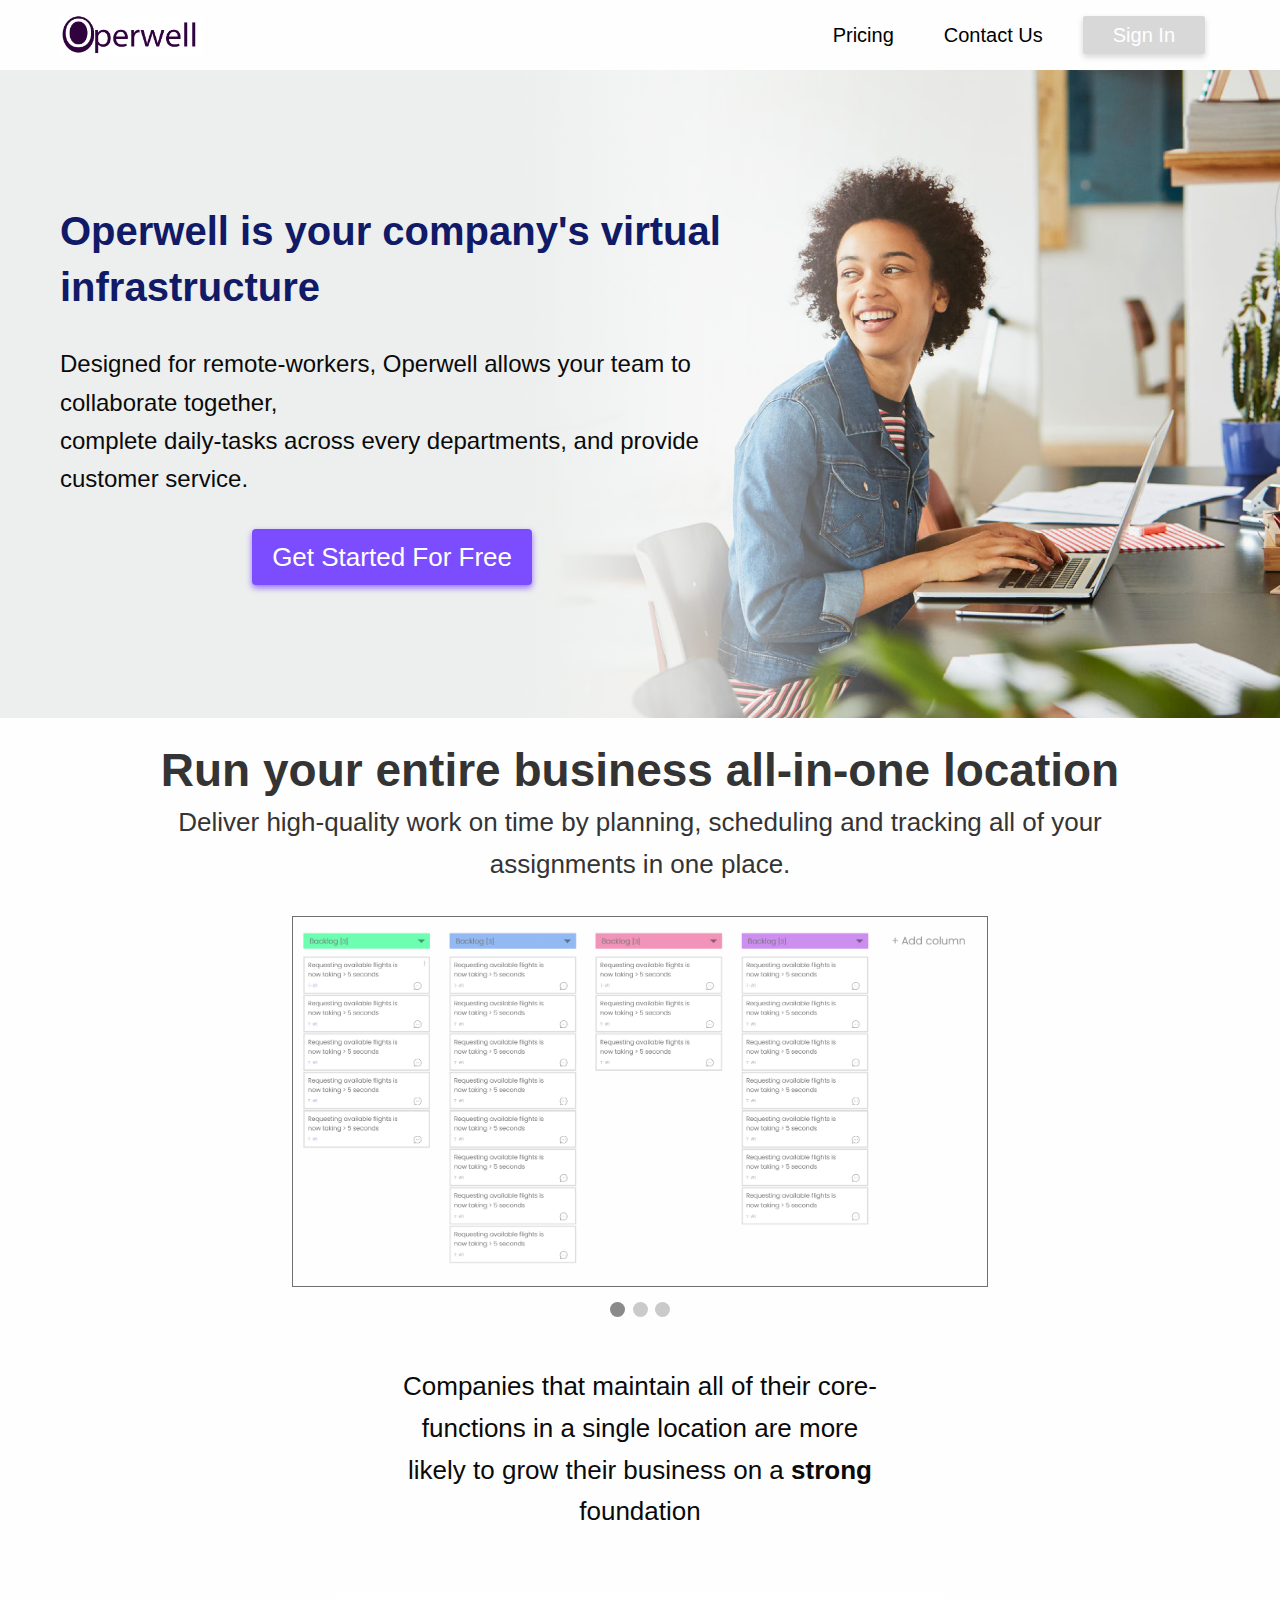
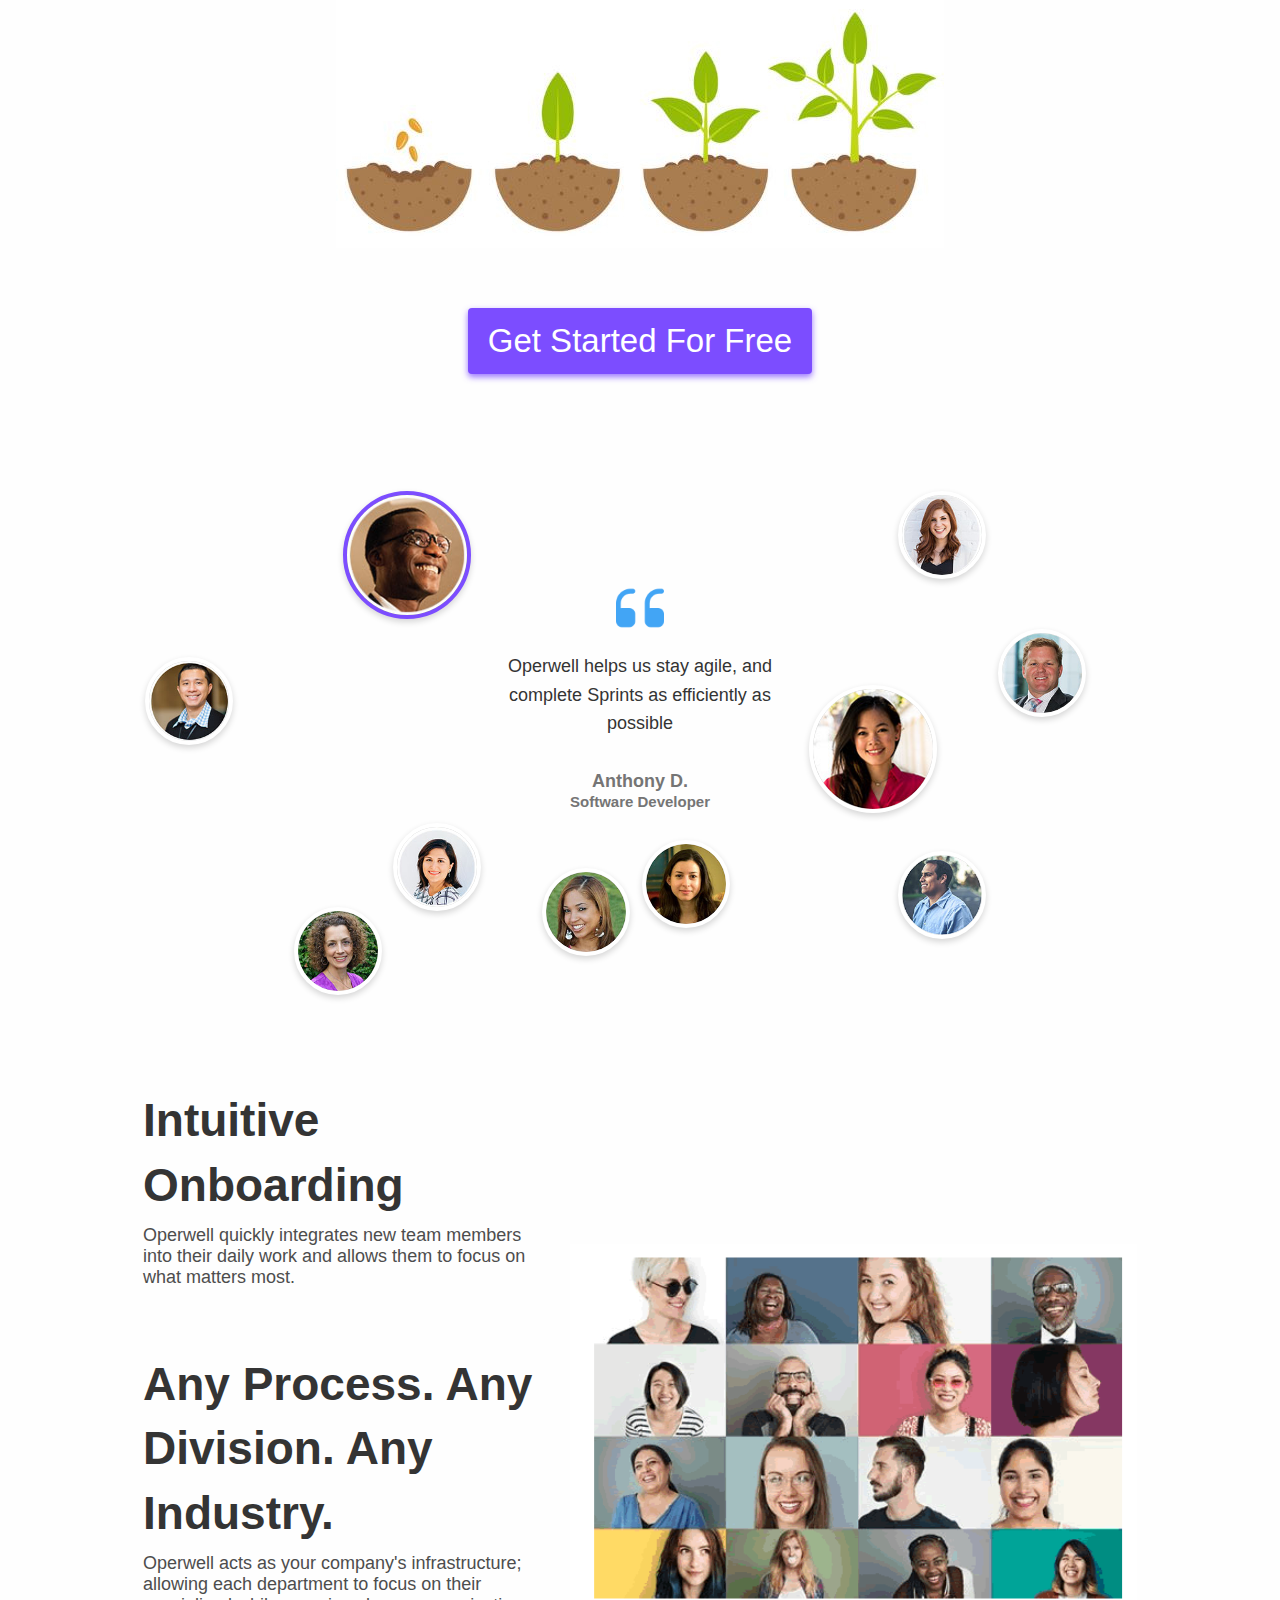
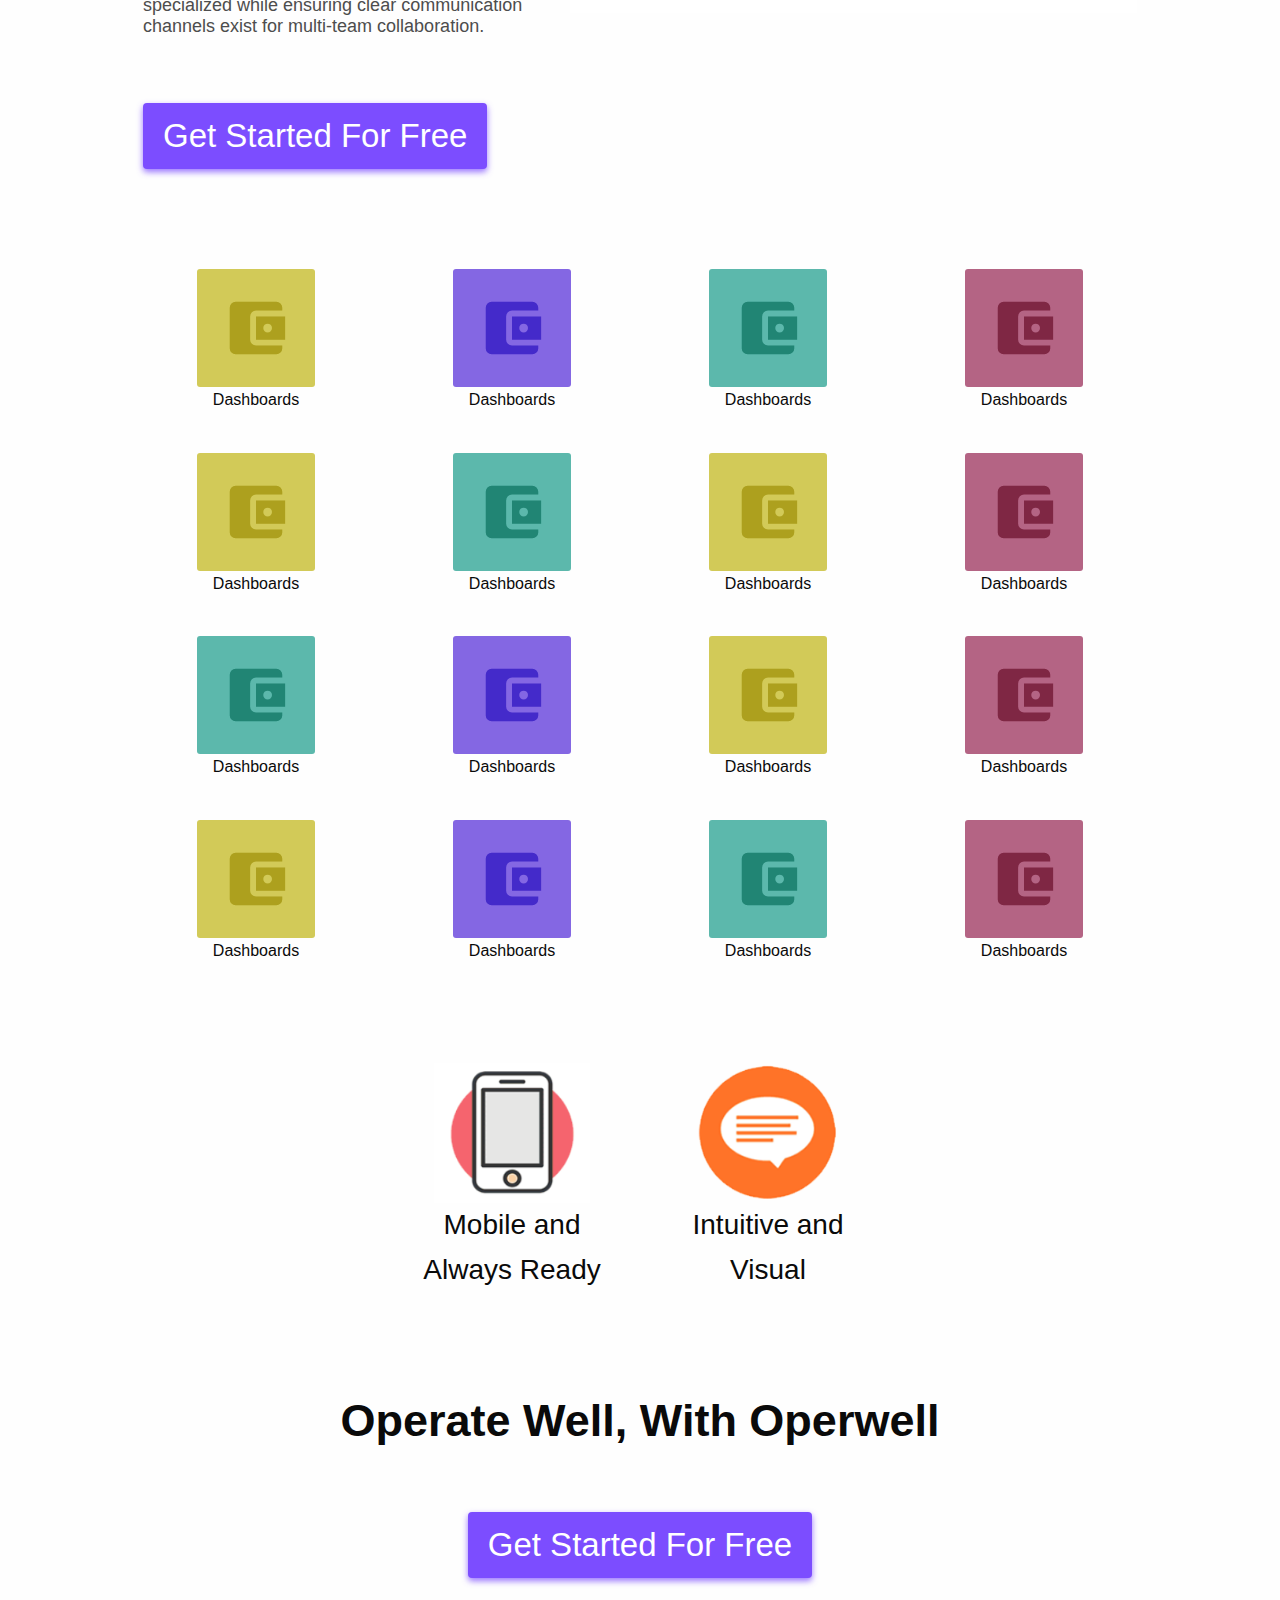
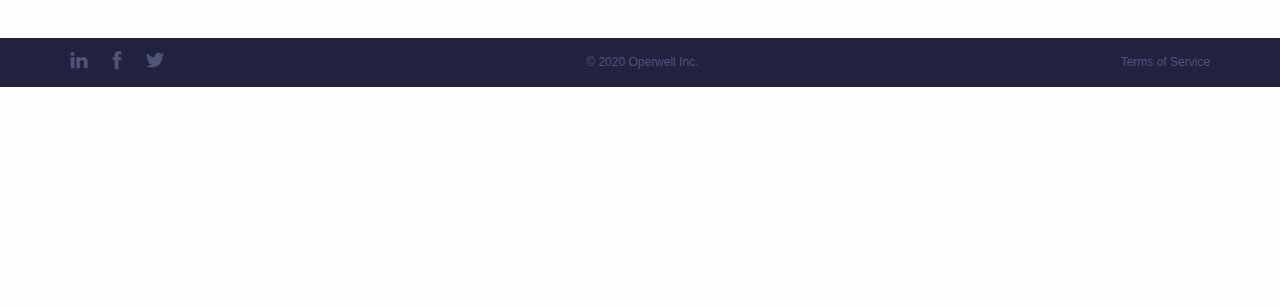
<file: index.html>
<!doctype html>
<html class="no-js" lang="en">

<head>
  <meta charset="utf-8" />
  <meta http-equiv="x-ua-compatible" content="ie=edge">
  <meta name="viewport" content="width=device-width, initial-scale=1.0">
  <link href="https://fonts.googleapis.com/icon?family=Material+Icons" rel="stylesheet">
  <link
    href="https://fonts.googleapis.com/css?family=Open+Sans:300,300i,400,400i,600,600i,700,700i,800,800i&display=swap"
    rel="stylesheet">
  <title>Foundation for Sites</title>

  <link rel="stylesheet" href="assets/css/app.css">
  <link rel="stylesheet" href="assets/css/icon_themify.css">
  <link rel="stylesheet" href="assets/css/style.css">
</head>

<body>

  <div class="reveal loginModalWrap" id="logInModal" data-reveal>
    <div class="loginModalWrapInside">
      <h3>Welcome back</h3>
      <p>Enter your login details</p>

      <div class="form">
        <div class="frow">
          <label>Email Address</label>
          <input type="email" placeholder="johndoe@gmail.com">
        </div>
        <div class="frow">
          <label>Choose Password</label>
          <input type="password" placeholder="***************">
        </div>
        <div class="frow">
          <button type="submit">Sign in</button>
        </div>

        <p class="text-center m-0" style="color: #7C4DFF;"><a href="">Forgot Password</a></p>

        <div class="orRow"><span>or login with</span></div>

        <div class="btnBox">
          <button class="google"><img src="assets/images/google.png" alt=""><span>Google</span></button>
        </div>
        <div class="btnBox">
          <button class="lindin"><img src="assets/images/linkedin.png" alt=""><span>Linkedin</span></button>
        </div>
        <p class="text-center pt-3 mb-0" style="color: #737373;">By logging in you accept to the <a href=""><b>terms and
              policy</b></a>.</p>
      </div>
    </div>
    <!-- <button class="close-button" data-close aria-label="Close reveal" type="button">
      <span aria-hidden="true">&times;</span>
    </button> -->
  </div>


  <div class="reveal loginModalWrap" id="registerModal" data-reveal>
    <div class="loginModalWrapInside">
      <h3>Let's get started!</h3>
      <p>Enter your basic details below
        to get started with your free trial</p>

      <div class="form">
        <div class="frow">
          <label>First Name</label>
          <input type="text" placeholder="Jon">
        </div>
        <div class="frow">
          <label>Last Name</label>
          <input type="text" placeholder="Doe">
        </div>
        <div class="frow">
          <label>Email Address</label>
          <input type="email" placeholder="johndoe@gmail.com">
        </div>
        <div class="frow">
          <label>Choose Password</label>
          <input type="password" placeholder="***************">
        </div>
        <div class="frow">
          <button type="submit">Get Started For Free</button>
        </div>


        <div class="orRow"><span>or login with</span></div>

        <div class="btnBox">
          <button class="google"><img src="assets/images/google.png" alt=""><span>Google</span></button>
        </div>
        <div class="btnBox">
          <button class="lindin"><img src="assets/images/linkedin.png" alt=""><span>Linkedin</span></button>
        </div>
      </div>
    </div>
    <!-- <button class="close-button" data-close aria-label="Close reveal" type="button">
      <span aria-hidden="true">&times;</span>
    </button> -->
  </div>

  <header>
    <div class="container-fluid">
      <div class="row justify-content-between">
        <div class="col-auto logo">
          <!-- <a href="index.html"><span>Operwell<sup>TM</sup></span></a> -->
          <a href="index.html"><img src="assets/images/logo.png" alt=""></a>
        </div>

        <div class="col-auto menu">
          <ul>
            <li><a href="pricing.html">Pricing</a></li>
            <li><a href="contactUs.html">Contact Us</a></li>
            <li><a href="javascript:void(0)" data-open="logInModal" class="signIn">Sign In</a></li>
          </ul>
        </div>
      </div>
    </div>
  </header>

  <section class="landingHeroSec ">
    <div class="container-fluid">
      <div class="row align-items-center">
        <div class="col-md-7">
          <h3>Operwell is your company's virtual <br> infrastructure</h3>
          <p class="p-0">
            Designed for remote-workers, Operwell allows your
            team to collaborate together, <br>
            complete daily-tasks across every departments, and provide customer service.
          </p>

          <div class="btnBox text-center">
            <button type="button" data-open="registerModal">Get Started For Free</button>
          </div>
          <!-- <div class="form">
            <input type="text" placeholder="Enter your email">
            <button type="button">Get started for Free</button>
          </div> -->

        </div>
      </div>
    </div>
  </section>

  <section class="inicialOurSpacial">
    <div class="container">
      <div class="top">
        <!-- <h6>OUR SPECIALITY</h6> -->
        <h3>Run your entire business all-in-one location</h3>
        <p>Deliver high-quality work on time by planning, scheduling and tracking all of your assignments in one place.
        </p>

        <div class="orbit" role="region" aria-label="Favorite Text Ever" data-orbit>
          <ul class="orbit-container">
            <!-- <button class="orbit-previous" aria-label="previous"><span class="show-for-sr">Previous Slide</span>&#9664;</button>
            <button class="orbit-next" aria-label="next"><span class="show-for-sr">Next Slide</span>&#9654;</button> -->
            <li class="is-active orbit-slide">
              <div class="docs-example-orbit-slide">
                <img src="assets/images/img2.jpg" alt="">
              </div>
            </li>
            <li class="orbit-slide">
              <div class="docs-example-orbit-slide">
                <img src="assets/images/screen1.jpeg" alt="">
              </div>
            </li>
            <li class="orbit-slide">
              <div class="docs-example-orbit-slide">
                <img src="assets/images/screen2.jpeg" alt="">
              </div>
            </li>

          </ul>
          <nav class="orbit-bullets">
            <button class="is-active" data-slide="0">
              <span class="show-for-sr">First slide details.</span>
              <span class="show-for-sr" data-slide-active-label>Current Slide</span>
            </button>
            <button data-slide="1"><span class="show-for-sr">Second slide details.</span></button>
            <button data-slide="2"><span class="show-for-sr">Third slide details.</span></button>
          </nav>
        </div>



      </div>
    </div>
  </section>

  <section class="mislaniousOneWrap">
    <div class="container">
      <div class="row">
        <div class="col-md-12">
          <p>Companies that maintain all of their core-functions in a single location
            are more likely to grow their business on a <b>strong</b> foundation</p>
          <img src="assets/images/img3.jpg" alt="">
          <button data-open="registerModal" type="button">Get Started For Free</button>
        </div>
      </div>
    </div>
  </section>

  <section class="clientTestimonial">
    <div class="container">
      <!-- <h3>What our valuable customers
        are saying about us</h3> -->
      <div class="row">
        <div class="col-md-12">
          <div class="orbit" role="region" aria-label="Favorite Space Pictures" data-orbit
            data-options="animInFromLeft:fade-in; animInFromRight:fade-in; animOutToLeft:fade-out; animOutToRight:fade-out;">
            <ul class="orbit-container">
              <!-- <button class="orbit-previous" aria-label="previous"><span class="show-for-sr">Previous Slide</span>&#9664;</button>
              <button class="orbit-next" aria-label="next"><span class="show-for-sr">Next Slide</span>&#9654;</button> -->
              <li class="is-active orbit-slide">
                <div class="content">
                  <img class="orbit-image" src="assets/images/cote.png" alt="Space">
                  <p>
                    Operwell helps us stay agile, and complete Sprints as efficiently as possible
                  </p>
                  <h4>
                    Anthony D.
                    <small>Software Developer</small>
                  </h4>
                </div>
              </li>
              <li class="orbit-slide">
                <div class="content">
                  <img class="orbit-image" src="assets/images/cote.png" alt="Space">
                  <p>
                    My team and I know exactly who we need to contact and where we are at with potential clients....
                  </p>
                  <h4>
                    Thomas R.
                    <small>Sales Lead</small>
                  </h4>
                </div>
              </li>
              <li class="orbit-slide">
                <div class="content">
                  <img class="orbit-image" src="assets/images/cote.png" alt="Space">
                  <p>
                    We can’t waste time sending things over email and later trying to find those emails… communicating
                    with Operwell is just easier, period.
                  </p>
                  <h4>
                    Francesca C.
                    <small>Regional Manager</small>
                  </h4>
                </div>
              </li>
              <li class="orbit-slide">
                <div class="content">
                  <img class="orbit-image" src="assets/images/cote.png" alt="Space">
                  <p>
                    We have better ideas and finish things faster because people care more. Operwell helps us have much
                    more transparency, we all feel accountable
                  </p>
                  <h4>
                    Maria G.
                    <small>Customer Success Manager</small>
                  </h4>
                </div>
              </li>
              <li class="orbit-slide">
                <div class="content">
                  <img class="orbit-image" src="assets/images/cote.png" alt="Space">
                  <p>
                    The kinds of work that is managed within the company is varied - ranging from donor outreach to
                    event planning, and weddings. Operwell enables us to stay informed at all times.
                  </p>
                  <h4>
                    Heather R.
                    <small>Marketing Associate</small>
                  </h4>
                </div>
              </li>
              <li class="orbit-slide">
                <div class="content">
                  <img class="orbit-image" src="assets/images/cote.png" alt="Space">
                  <p>
                    Anyone can look at an Operwell project and immediately understand what’s going on. I’m more
                    connected now than when I was in the office!

                  </p>
                  <h4>
                    Andrew C.
                    <small>Account Executive</small>
                  </h4>
                </div>
              </li>
              <li class="orbit-slide">
                <div class="content">
                  <img class="orbit-image" src="assets/images/cote.png" alt="Space">
                  <p>
                    Saves me 20 phone calls a day, chasing down answers for clients at the end of the day is exhausting;
                    now I suddenly have time for lunch AND dinner!
                  </p>
                  <h4>
                    Rebecca B.
                    <small>Vice President -Sales</small>
                  </h4>
                </div>
              </li>
              <li class="orbit-slide">
                <div class="content">
                  <img class="orbit-image" src="assets/images/cote.png" alt="Space">
                  <p>
                    With Operwell, we're able to keep track of each piece of work, in one place.
                  </p>
                  <h4>
                    Genevieve O.
                    <small>Project Manager</small>
                  </h4>
                </div>
              </li>
              <li class="orbit-slide">
                <div class="content">
                  <img class="orbit-image" src="assets/images/cote.png" alt="Space">
                  <p>
                    Everyone on my team works different. This format helps us all have flexibility and feel in control
                    of our work and our days.
                  </p>
                  <h4>
                    Nicolai T.
                    <small>Account Executive</small>
                  </h4>
                </div>
              </li>
              <li class="orbit-slide">
                <div class="content">
                  <img class="orbit-image" src="assets/images/cote.png" alt="Space">
                  <p>
                    It's been a tremendous help for me when I'm reporting to the executive team. I can easily show the
                    task lists that demonstrate that the team has thought through every detail for each event. Plus,
                    anyone on the management team can drill down, and view documents at any time if they want to find
                    out what we're doing.
                  </p>
                  <h4>
                    Lindsey F.
                    <small>Account Executive</small>
                  </h4>
                </div>
              </li>
            </ul>
            <nav class="orbit-bullets">
              <button class="is-active" data-slide="0"><img src="assets/images/face1.jpg" alt=""></button>
              <button data-slide="1"><img src="assets/images/face2.jpg" alt=""></button>
              <button data-slide="2"><img src="assets/images/face3.jpg" alt=""></button>
              <button data-slide="3"><img src="assets/images/face4.jpg" alt=""></button>
              <button data-slide="4"><img src="assets/images/face5.jpg" alt=""></button>
              <button data-slide="5"><img src="assets/images/face6.jpg" alt=""></button>
              <button data-slide="6"><img src="assets/images/face7.jpg" alt=""></button>
              <button data-slide="7"><img src="assets/images/face8.jpg" alt=""></button>
              <button data-slide="8"><img src="assets/images/face9.jpg" alt=""></button>
              <button data-slide="9"><img src="assets/images/face10.jpg" alt=""></button>
            </nav>
          </div>
        </div>
      </div>
    </div>
  </section>

  <section class="intutivOnbording">
    <div class="container">
      <div class="row align-items-center">
        <div class="col-md-5">
          <h3>Intuitive Onboarding</h3>
          <p>Operwell quickly integrates new team members into their
            daily work and allows them to focus on what matters most.</p>
          <br>
          <br>
          <h3>
            Any Process. Any Division. Any Industry.
          </h3>

          <p>
            Operwell acts as your company's infrastructure; allowing each
            department to focus on their specialized while ensuring clear
            communication channels exist for multi-team collaboration.
          </p>
          <button type="button" data-open="registerModal">Get Started For Free</button>
        </div>
        <div class="col-md-7">
          <img src="assets/images/img2.png" alt="">
        </div>
      </div>
    </div>
  </section>

  <section class="iconsAreaWrap">
    <div class="container">
      <div class="row" id="demo"></div>
      <script>
        var xhttp = new XMLHttpRequest();
        xhttp.onreadystatechange = function () {
          if (this.readyState == 4 && this.status == 200) {
            document.getElementById("demo").innerHTML =
              this.responseText;
          }
        };
        xhttp.open("GET", "icon.txt", true);
        xhttp.send();
      </script>
    </div>
  </section>

  <section class="inicialSecDownOne">
    <div class="container">
      <div class="row justify-content-center">
        <div class="col-md-3 text-center">
          <div class="icoBox">
            <img src="assets/images/img3.png" alt="">
            <p>Mobile and Always Ready</p>
          </div>
        </div>
        <div class="col-md-3 text-center">
          <div class="icoBox">
            <img src="assets/images/img4.png" alt="">
            <p>Intuitive and Visual</p>
          </div>
        </div>
      </div>

      <div class="row">
        <div class="col-md-12 text-center">
          <h3>Operate Well, With Operwell</h3>
          <button type="button" data-open="registerModal">Get Started For Free</button>
        </div>
      </div>
    </div>
  </section>

  <section class="initialFooterWrap">
    <div class="container-fluid">
      <div class="row justify-content-between align-items-center">
        <div class="col-auto footerSocial">
          <ul class="list-unstyled">
            <li><a href=""><i class="ti-linkedin"></i></a></li>
            <li><a href=""><i class="ti-facebook"></i></a></li>
            <li><a href=""><i class="ti-twitter-alt"></i></a></li>
          </ul>
        </div>
        <div class="col-auto copyRight"><span>© 2020 Operwell Inc.</span></div>
        <div class="col-auto footlink">
          <ul class="list-unstyled">
            <li><a href="#">Terms of Service</a></li>
          </ul>
        </div>
      </div>
    </div>
  </section>

  <script src="assets/js/app.js"></script>
</body>

</html>
</file>
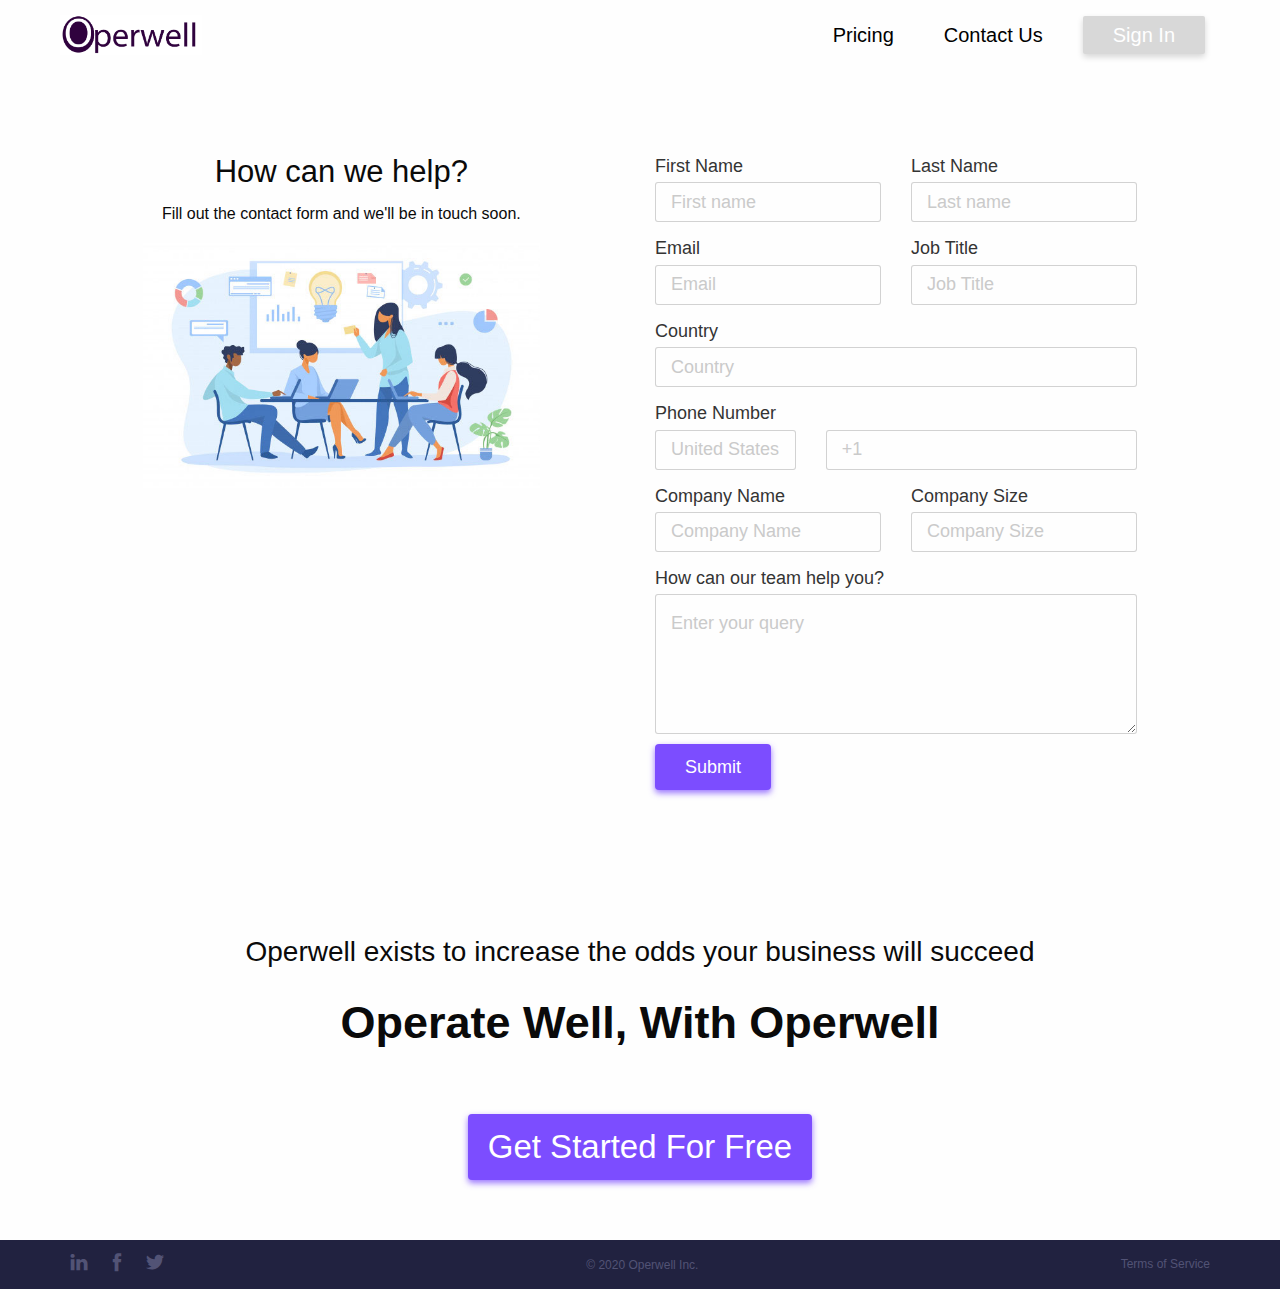
<file: contactUs.html>
<!doctype html>
<html class="no-js" lang="en">

<head>
  <meta charset="utf-8" />
  <meta http-equiv="x-ua-compatible" content="ie=edge">
  <meta name="viewport" content="width=device-width, initial-scale=1.0">
  <link href="https://fonts.googleapis.com/icon?family=Material+Icons" rel="stylesheet">
  <link
    href="https://fonts.googleapis.com/css?family=Open+Sans:300,300i,400,400i,600,600i,700,700i,800,800i&display=swap"
    rel="stylesheet">
  <title>Foundation for Sites</title>

  <link rel="stylesheet" href="assets/css/app.css">
  <link rel="stylesheet" href="assets/css/icon_themify.css">
  <link rel="stylesheet" href="assets/css/style.css">
</head>

<body>

  <div class="reveal loginModalWrap" id="logInModal" data-reveal>
    <div class="loginModalWrapInside">
      <h3>Welcome back</h3>
      <p>Enter your login details</p>

      <div class="form">
        <div class="frow">
          <label>Email Address</label>
          <input type="email" placeholder="johndoe@gmail.com">
        </div>
        <div class="frow">
          <label>Choose Password</label>
          <input type="password" placeholder="***************">
        </div>
        <div class="frow">
          <button type="submit">Sign in</button>
        </div>

        <p class="text-center m-0" style="color: #7C4DFF;"><a href="">Forgot Password</a></p>

        <div class="orRow"><span>or login with</span></div>

        <div class="btnBox">
          <button class="google"><img src="assets/images/google.png" alt=""><span>Google</span></button>
        </div>
        <div class="btnBox">
          <button class="lindin"><img src="assets/images/linkedin.png" alt=""><span>Linkedin</span></button>
        </div>
        <p class="text-center pt-3" style="color: #737373;">By logging in you accept to the <a href=""><b>terms and policy</b></a>.</p>
      </div>
    </div>
    <!-- <button class="close-button" data-close aria-label="Close reveal" type="button">
      <span aria-hidden="true">&times;</span>
    </button> -->
  </div>


  <div class="reveal loginModalWrap" id="registerModal" data-reveal>
    <div class="loginModalWrapInside">
      <h3>Let's get started!</h3>
      <p>Enter your basic details below
        to get started with your free trial</p>

      <div class="form">
        <div class="frow">
          <label>First Name</label>
          <input type="text" placeholder="Jon">
        </div>
        <div class="frow">
          <label>Last Name</label>
          <input type="text" placeholder="Doe">
        </div>
        <div class="frow">
          <label>Email Address</label>
          <input type="email" placeholder="johndoe@gmail.com">
        </div>
        <div class="frow">
          <label>Choose Password</label>
          <input type="password" placeholder="***************">
        </div>
        <div class="frow">
          <button type="submit">Get Started For Free</button>
        </div>


        <div class="orRow"><span>or login with</span></div>

        <div class="btnBox">
          <button class="google"><img src="assets/images/google.png" alt=""><span>Google</span></button>
        </div>
        <div class="btnBox">
          <button class="lindin"><img src="assets/images/linkedin.png" alt=""><span>Linkedin</span></button>
        </div>
      </div>
    </div>
    <!-- <button class="close-button" data-close aria-label="Close reveal" type="button">
      <span aria-hidden="true">&times;</span>
    </button> -->
  </div>

  <header>
    <div class="container-fluid">
      <div class="row justify-content-between">
        <div class="col-auto logo">
          <!-- <a href="index.html"><span>Operwell<sup>TM</sup></span></a> -->
          <a href="index.html"><img src="assets/images/logo.png"  alt=""></a>
        </div>

        <div class="col-auto menu">
          <ul>
            <li><a href="pricing.html">Pricing</a></li>
            <li><a href="contactUs.html">Contact Us</a></li>
            <li><a href="javascript:void(0)" data-open="logInModal" class="signIn">Sign In</a></li>
          </ul>
        </div>
      </div>
    </div>
  </header>

 <section class="contactPageWrap">
   <div class="container">
     <div class="row">
       <div class="col-md-5 text-center">
          <h3>How can we help?</h3>
          <p>Fill out the contact form and we'll be in touch soon.</p>
          <img src="assets/images/img4.jpg"  alt="" class="img-fluid">
       </div>
       <div class="col-md-1">

       </div>
       <div class="col-md-6">
          <div class="form">
            <div class="row">

              <div class="col-md-6">
                <div class="frow">
                  <label >First Name</label>
                  <input type="text" name="" id="" placeholder="First name">
                </div>
              </div>

              <div class="col-md-6">
                <div class="frow">
                  <label >Last Name</label>
                  <input type="text" name="" id="" placeholder="Last name">
                </div>
              </div>

              <div class="col-md-6">
                <div class="frow">
                  <label >Email</label>
                  <input type="email" name="" id="" placeholder="Email">
                </div>
              </div>

              <div class="col-md-6">
                <div class="frow">
                  <label >Job Title</label>
                  <input type="text" name="" id="" placeholder="Job Title">
                </div>
              </div>

              <div class="col-md-12">
                <div class="frow">
                  <label >Country</label>
                  <input type="text" name="" id="" placeholder="Country">
                </div>
              </div>

              <div class="col-md-4">
                <div class="frow">
                  <label >Phone Number</label>
                  <input type="text" name="" id="" placeholder="United States">
                </div>
              </div>

              <div class="col-md-8">
                <div class="frow">
                  <label > &#160;</label>
                  <input type="text" name="" id="" placeholder="+1">
                </div>
              </div>

              <div class="col-md-6">
                <div class="frow">
                  <label > Company Name</label>
                  <input type="text" name="" id="" placeholder="Company Name">
                </div>
              </div>

              <div class="col-md-6">
                <div class="frow">
                  <label >Company Size</label>
                  <input type="text" name="" id="" placeholder="Company Size">
                </div>
              </div>

              <div class="col-md-12">
                <div class="frow">
                  <label >How can our team help you?</label>
                  <textarea name="" id=""   rows="4" placeholder="Enter your query"></textarea>
                </div>
              </div>

              <div class="col-md-12">
                <button type="submit" class="submitBtn">Submit</button>
              </div>

            </div>
          </div>
       </div>

     </div>
   </div>
 </section>

 <section class="inicialSecDownOne">
  <div class="container">
 

    <div class="row">
      <div class="col-md-12 text-center">
        <p>Operwell exists to increase the odds your business will succeed</p>
        <h3 class="mt-3">Operate Well, With Operwell</h3>
        <button type="button" data-open="registerModal">Get Started For Free</button>
      </div>
    </div>
  </div>
</section>

  <section class="initialFooterWrap">
    <div class="container-fluid">
      <div class="row justify-content-between align-items-center">
        <div class="col-auto footerSocial">
          <ul class="list-unstyled">
            <li><a href=""><i class="ti-linkedin"></i></a></li>
            <li><a href=""><i class="ti-facebook"></i></a></li>
            <li><a href=""><i class="ti-twitter-alt"></i></a></li>
          </ul>
        </div>
        <div class="col-auto copyRight"><span>© 2020 Operwell Inc.</span></div>
        <div class="col-auto footlink">
          <ul class="list-unstyled">
            <li><a href="#">Terms of Service</a></li>
          </ul>
        </div>
      </div>
    </div>
  </section>

  <script src="assets/js/app.js"></script>
</body>

</html>
</file>
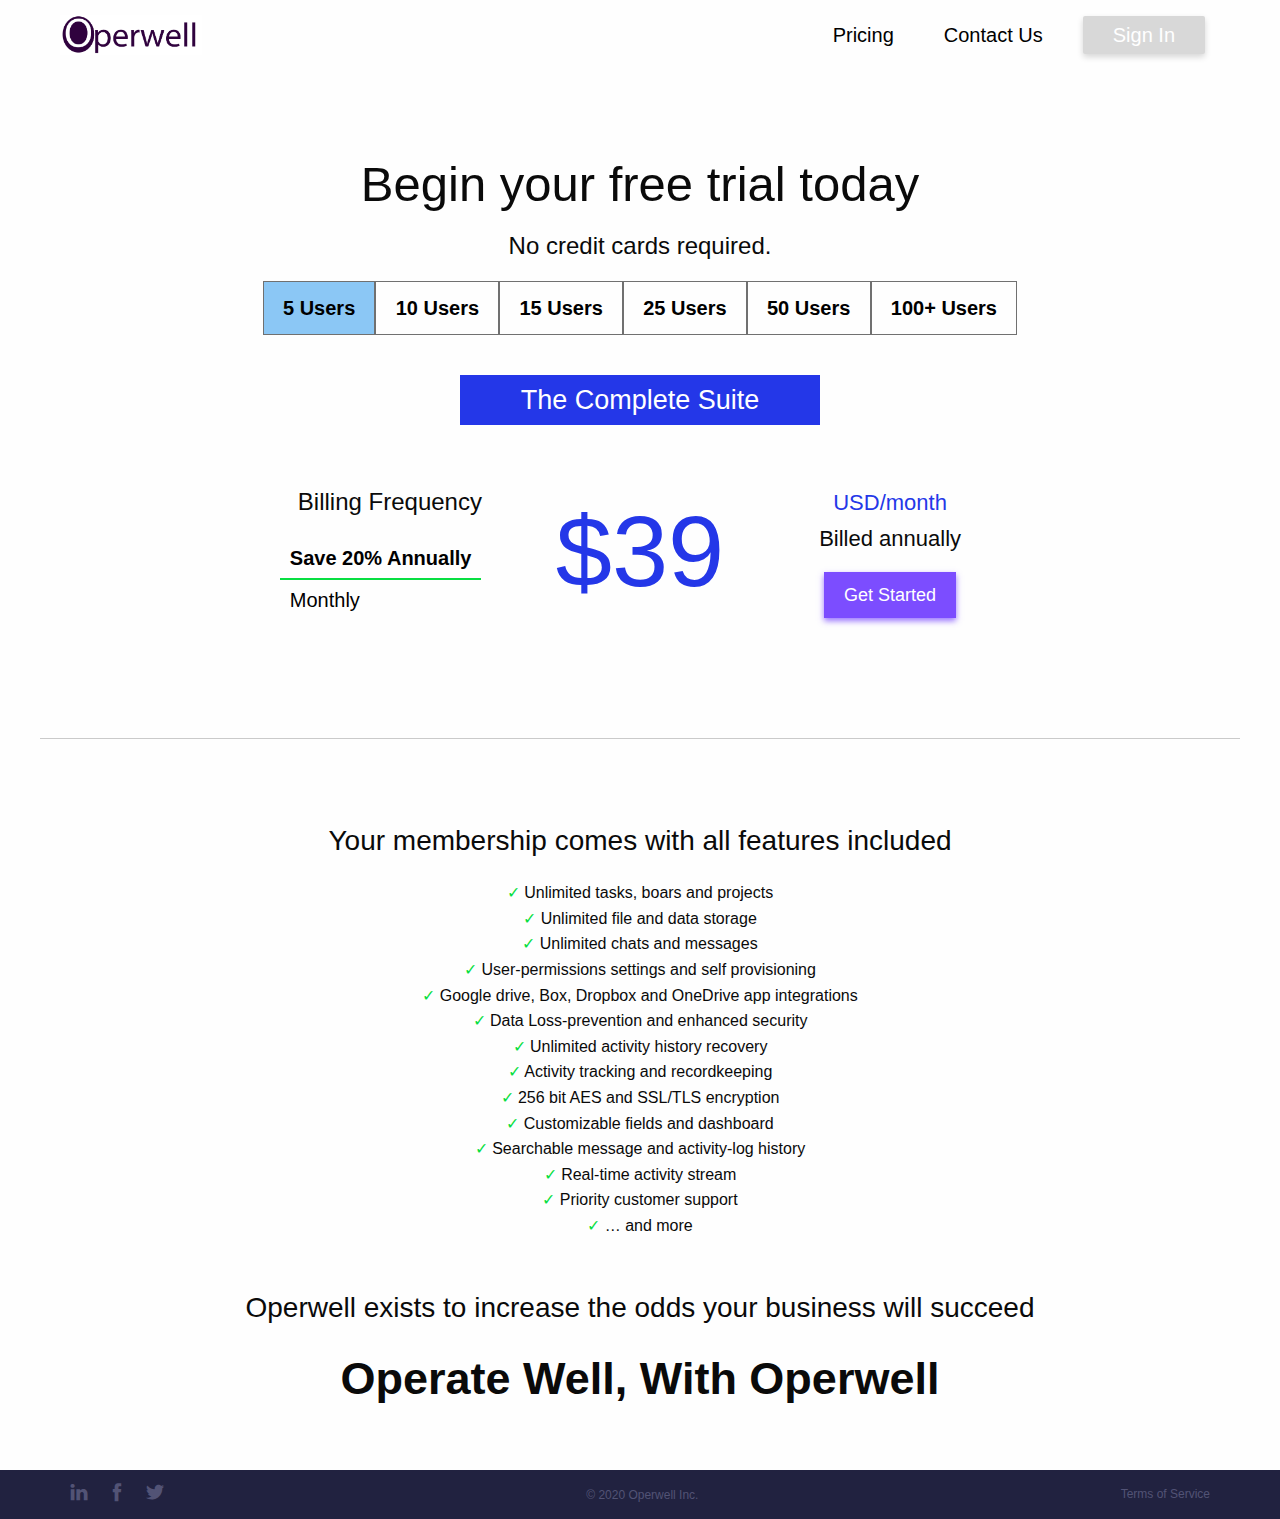
<file: pricing.html>
<!doctype html>
<html class="no-js" lang="en">

<head>
  <meta charset="utf-8" />
  <meta http-equiv="x-ua-compatible" content="ie=edge">
  <meta name="viewport" content="width=device-width, initial-scale=1.0">
  <link href="https://fonts.googleapis.com/icon?family=Material+Icons" rel="stylesheet">
  <link
    href="https://fonts.googleapis.com/css?family=Open+Sans:300,300i,400,400i,600,600i,700,700i,800,800i&display=swap"
    rel="stylesheet">
  <title>Foundation for Sites</title>

  <link rel="stylesheet" href="assets/css/app.css">
  <link rel="stylesheet" href="assets/css/icon_themify.css">
  <link rel="stylesheet" href="assets/css/style.css">
</head>

<body>

  <div class="reveal loginModalWrap" id="logInModal" data-reveal>
    <div class="loginModalWrapInside">
      <h3>Welcome back</h3>
      <p>Enter your login details</p>

      <div class="form">
        <div class="frow">
          <label>Email Address</label>
          <input type="email" placeholder="johndoe@gmail.com">
        </div>
        <div class="frow">
          <label>Choose Password</label>
          <input type="password" placeholder="***************">
        </div>
        <div class="frow">
          <button type="submit">Sign in</button>
        </div>

        <p class="text-center m-0" style="color: #7C4DFF;"><a href="">Forgot Password</a></p>

        <div class="orRow"><span>or login with</span></div>

        <div class="btnBox">
          <button class="google"><img src="assets/images/google.png" alt=""><span>Google</span></button>
        </div>
        <div class="btnBox">
          <button class="lindin"><img src="assets/images/linkedin.png" alt=""><span>Linkedin</span></button>
        </div>
        <p class="text-center pt-3" style="color: #737373;">By logging in you accept to the <a href=""><b>terms and
              policy</b></a>.</p>
      </div>
    </div>
    <!-- <button class="close-button" data-close aria-label="Close reveal" type="button">
      <span aria-hidden="true">&times;</span>
    </button> -->
  </div>


  <div class="reveal loginModalWrap" id="registerModal" data-reveal>
    <div class="loginModalWrapInside">
      <h3>Let's get started!</h3>
      <p>Enter your basic details below
        to get started with your free trial</p>

      <div class="form">
        <div class="frow">
          <label>First Name</label>
          <input type="text" placeholder="Jon">
        </div>
        <div class="frow">
          <label>Last Name</label>
          <input type="text" placeholder="Doe">
        </div>
        <div class="frow">
          <label>Email Address</label>
          <input type="email" placeholder="johndoe@gmail.com">
        </div>
        <div class="frow">
          <label>Choose Password</label>
          <input type="password" placeholder="***************">
        </div>
        <div class="frow">
          <button type="submit">Get Started For Free</button>
        </div>


        <div class="orRow"><span>or login with</span></div>

        <div class="btnBox">
          <button class="google"><img src="assets/images/google.png" alt=""><span>Google</span></button>
        </div>
        <div class="btnBox">
          <button class="lindin"><img src="assets/images/linkedin.png" alt=""><span>Linkedin</span></button>
        </div>
      </div>
    </div>
    <!-- <button class="close-button" data-close aria-label="Close reveal" type="button">
      <span aria-hidden="true">&times;</span>
    </button> -->
  </div>

  <div class="reveal loginModalWrap" id="hundreadModal" data-reveal style="width: 620px;">
    <div class="loginModalWrapInside">
      <h3>We're happy to help!</h3>
      <p>Tell us more and we'll get back to you</p>

      <div class="form">
        <div class="row">
          <div class="col-md-6">
            <div class="frow">
              <label>First Name</label>
              <input type="text" placeholder="Jon">
            </div>
          </div>
          <div class="col-md-6">
            <div class="frow">
              <label>Last Name</label>
              <input type="text" placeholder="Doe">
            </div>
          </div>
          <div class="col-md-6">
            <div class="frow">
              <label>Email </label>
              <input type="email" placeholder="Jon@aviationinc.com">
            </div>
          </div>
          <div class="col-md-6">
            <div class="frow">
              <label>Job Title</label>
              <input type="text" placeholder="Job Title">
            </div>
          </div>
          <div class="col-md-6">
            <div class="frow">
              <label>Company Name</label>
              <input type="text" placeholder="Aviation Inc.">
            </div>
          </div>
          <div class="col-md-6">
            <div class="frow">
              <label>Company Size</label>
              <input type="text" placeholder="Please Select">
            </div>
          </div>
          <div class="col-md-12">
            <div class="frow">
              <label>Additional Infomation</label>
              <textarea name="" id="" cols="30" rows="4" placeholder="Optional"></textarea>
            </div>
          </div>

        </div>



        <div class="frow">
          <button type="submit">Submit</button>
        </div>


        <!-- <div class="orRow"><span>or login with</span></div>

        <div class="btnBox">
          <button class="google"><img src="assets/images/google.png" alt=""><span>Google</span></button>
        </div>
        <div class="btnBox">
          <button class="lindin"><img src="assets/images/linkedin.png" alt=""><span>Linkedin</span></button>
        </div> -->
      </div>
    </div>
    <!-- <button class="close-button" data-close aria-label="Close reveal" type="button">
      <span aria-hidden="true">&times;</span>
    </button> -->
  </div>

  <header>
    <div class="container-fluid">
      <div class="row justify-content-between">
        <div class="col-auto logo">
          <!-- <a href="index.html"><span>Operwell<sup>TM</sup></span></a> -->
          <a href="index.html"><img src="assets/images/logo.png" alt=""></a>
        </div>

        <div class="col-auto menu">
          <ul>
            <li><a href="pricing.html">Pricing</a></li>
            <li><a href="contactUs.html">Contact Us</a></li>
            <li><a href="javascript:void(0)" data-open="logInModal" class="signIn">Sign In</a></li>
          </ul>
        </div>
      </div>
    </div>
  </header>

  <section class="pricingPageWrap">
    <div class="container">
      <div class="secHead text-center">
        <h3>Begin your free trial today</h3>
        <p>No credit cards required.</p>
      </div>

      <ul class="tabs tabList row m-0 justify-content-center " data-tabs id="example-tabs">
        <li class="tabs-title is-active"><a href="#panel1" aria-selected="true">5 Users</a></li>
        <li class="tabs-title"><a href="#panel2">10 Users</a></li>
        <li class="tabs-title"><a href="#panel3">15 Users</a></li>
        <li class="tabs-title"><a href="#panel4">25 Users</a></li>
        <li class="tabs-title"><a href="#panel5">50 Users</a></li>
        <!-- <li class="tabs-title"><a href="#panel6" data-open="hundreadModal">100+ Users</a></li> -->
        <li class="tabs-title"><a href="#panel6">100+ Users</a></li>
      </ul>

      <div class="csuite">
        <span>The Complete Suite</span>
      </div>

      <div class="tabs-content   " data-tabs-content="example-tabs">
        <div class="tabs-panel is-active" id="panel1">
          <div class="content">
            <div class="row m-0 justify-content-center align-items-center">

              <div class="col-auto left">
                <p>Billing Frequency</p>
                <ul class="tabs" data-tabs id="example-tabs5User">
                  <li class="tabs-title is-active"><a href="#panel5User1" aria-selected="true" data-which="users5"
                      data-what="yearly" onclick="changeFrequency('users5', 'annually')">Save 20% Annually</a>
                  </li>
                  <li class="tabs-title"><a href="#panel5User2"
                      onclick="changeFrequency('users5', 'monthly')">Monthly</a></li>
                </ul>
              </div>

              <div class="col-auto middle">
                <div class="tabs-content" data-tabs-content="example-tabs5User">
                  <div class="tabs-panel is-active" id="panel5User1">
                    <h1>$39</h1>
                  </div>
                  <div class="tabs-panel" id="panel5User2">
                    <h1>$49</h1>
                  </div>
                </div>
              </div>

              <div class="col-auto right">
                <p>
                  <span>USD/month</span>
                  Billed <b id="users5">annually</b>
                </p>
                <button type="button" data-open="registerModal">Get Started</button>
              </div>

            </div>
          </div>
        </div>
        <div class="tabs-panel" id="panel2">
          <div class="content">
            <div class="row m-0 justify-content-center align-items-center">

              <div class="col-auto left">
                <p>Billing Frequency</p>
                <ul class="tabs" data-tabs id="example-tabs10User">
                  <li class="tabs-title is-active"><a href="#panel10User1" aria-selected="true"
                      onclick="changeFrequency('users10', 'annually')">Save 20% Annually</a>
                  </li>
                  <li class="tabs-title"><a href="#panel10User2"
                      onclick="changeFrequency('users10', 'monthly')">Monthly</a></li>
                </ul>
              </div>

              <div class="col-auto middle">
                <div class="tabs-content" data-tabs-content="example-tabs10User">
                  <div class="tabs-panel is-active" id="panel10User1">
                    <h1>$99</h1>
                  </div>
                  <div class="tabs-panel" id="panel10User2">
                    <h1>$119</h1>
                  </div>
                </div>
              </div>

              <div class="col-auto right">
                <p>
                  <span>USD/month</span>
                  Billed <b id="users10">annually</b>
                </p>
                <button type="button" data-open="registerModal">Get Started</button>
              </div>

            </div>
          </div>
        </div>
        <div class="tabs-panel" id="panel3">

          <div class="content">
            <div class="row m-0 justify-content-center align-items-center">

              <div class="col-auto left">
                <p>Billing Frequency</p>
                <ul class="tabs" data-tabs id="example-tabs15User">
                  <li class="tabs-title is-active"><a href="#panel15User1" aria-selected="true" onclick="changeFrequency('users15', 'annually')">Save 20% Annually</a>
                  </li>
                  <li class="tabs-title"><a href="#panel15User2" onclick="changeFrequency('users15', 'monthly')">Monthly</a></li>
                </ul>
              </div>

              <div class="col-auto middle">
                <div class="tabs-content" data-tabs-content="example-tabs15User">
                  <div class="tabs-panel is-active" id="panel15User1">
                    <h1>$150</h1>
                  </div>
                  <div class="tabs-panel" id="panel15User2">
                    <h1>$180</h1>
                  </div>
                </div>
              </div>

              <div class="col-auto right">
                <p>
                  <span>USD/month</span>
                  Billed <b id="users15">annually</b>
                </p>
                <button type="button" data-open="registerModal">Get Started</button>
              </div>

            </div>
          </div>

        </div>
        <div class="tabs-panel" id="panel4">
          <div class="content">
            <div class="row m-0 justify-content-center align-items-center">

              <div class="col-auto left">
                <p>Billing Frequency</p>
                <ul class="tabs" data-tabs id="example-tabs25User">
                  <li class="tabs-title is-active"><a href="#panel25User1" aria-selected="true" onclick="changeFrequency('users25', 'annually')">Save 20% Annually</a>
                  </li>
                  <li class="tabs-title"><a href="#panel25User2" onclick="changeFrequency('users25', 'monthly')">Monthly</a></li>
                </ul>
              </div>

              <div class="col-auto middle">
                <div class="tabs-content" data-tabs-content="example-tabs25User">
                  <div class="tabs-panel is-active" id="panel25User1">
                    <h1>$250</h1>
                  </div>
                  <div class="tabs-panel" id="panel25User2">
                    <h1>$295</h1>
                  </div>
                </div>
              </div>

              <div class="col-auto right">
                <p>
                  <span>USD/month</span>
                  Billed <b id="users25">annually</b>
                </p>
                <button type="button" data-open="registerModal">Get Started</button>
              </div>

            </div>
          </div>

        </div>
        <div class="tabs-panel" id="panel5">
          <div class="content">
            <div class="row m-0 justify-content-center align-items-center">

              <div class="col-auto left">
                <p>Billing Frequency</p>
                <ul class="tabs" data-tabs id="example-tabs50User">
                  <li class="tabs-title is-active"><a href="#panel50User1" aria-selected="true" onclick="changeFrequency('users50', 'annually')">Save 20% Annually</a>
                  </li>
                  <li class="tabs-title"><a href="#panel50User2" onclick="changeFrequency('users50', 'monthly')">Monthly</a></li>
                </ul>
              </div>

              <div class="col-auto middle">
                <div class="tabs-content" data-tabs-content="example-tabs50User">
                  <div class="tabs-panel is-active" id="panel50User1">
                    <h1>$500</h1>
                  </div>
                  <div class="tabs-panel" id="panel50User2">
                    <h1>$699</h1>
                  </div>
                </div>
              </div>

              <div class="col-auto right">
                <p>
                  <span>USD/month</span>
                  Billed <b id="users50">annually</b>
                </p>
                <button type="button" data-open="registerModal">Get Started</button>
              </div>

            </div>
          </div>

        </div>
        <div class="tabs-panel" id="panel6">
          <div class="text-center">
            <button type="button" class="mybtn" data-open="hundreadModal">Contact Us</button>
          </div>
        </div>
      </div>
    </div>
  </section>

  <hr>

  <section class="inicialSecDownOne">
    <div class="container">
      <!-- <div class="row">
        <div class="col-md-6 text-center">
          <div class="icoBox">
            <img src="assets/images/img3.png" alt="">
            <p>Mobile and Always Ready</p>
          </div>
        </div>
        <div class="col-md-6 text-center">
          <div class="icoBox">
            <img src="assets/images/img4.png" alt="">
            <p>Intuitive and Visual</p>
          </div>
        </div>
      </div> -->

      <div class="row">
        <div class="col-md-12 text-center">
          <p>Your membership comes with all features included</p>

          <style>
            li {
              font-size: 16px;
            }

            li span {
              color: #08DE41;
            }
          </style>
          <ul class="list-unstyled d-inline-block text-left mb-5 ml-0 text-center">
            <li><span>✓</span> Unlimited tasks, boars and projects
            </li>
            <li><span>✓</span> Unlimited file and data storage</li>
            <li><span>✓</span> Unlimited chats and messages </li>
            <li><span>✓</span> User-permissions settings and self provisioning</li>
            <li><span>✓</span> Google drive, Box, Dropbox and OneDrive app integrations</li>
            <li><span>✓</span> Data Loss-prevention and enhanced security</li>
            <li><span>✓</span> Unlimited activity history recovery</li>
            <li><span>✓</span> Activity tracking and recordkeeping</li>
            <li><span>✓</span> 256 bit AES and SSL/TLS encryption</li>
            <li><span>✓</span> Customizable fields and dashboard</li>
            <li><span>✓</span> Searchable message and activity-log history</li>
            <li><span>✓</span> Real-time activity stream</li>
            <li><span>✓</span> Priority customer support </li>
            <li><span>✓</span> … and more</li>
          </ul>
          <p>Operwell exists to increase the odds your business will succeed</p>
          <h3 class="m-0">Operate Well, With Operwell</h3>
          <!-- <button type="button" data-open="registerModal">Get Started For Free</button> -->
        </div>
      </div>
    </div>
  </section>

  <section class="initialFooterWrap">
    <div class="container-fluid">
      <div class="row justify-content-between align-items-center">
        <div class="col-auto footerSocial">
          <ul class="list-unstyled">
            <li><a href=""><i class="ti-linkedin"></i></a></li>
            <li><a href=""><i class="ti-facebook"></i></a></li>
            <li><a href=""><i class="ti-twitter-alt"></i></a></li>
          </ul>
        </div>
        <div class="col-auto copyRight"><span>© 2020 Operwell Inc.</span></div>
        <div class="col-auto footlink">
          <ul class="list-unstyled">
            <li><a href="#">Terms of Service</a></li>
          </ul>
        </div>
      </div>
    </div>
  </section>

  <script src="assets/js/app.js"></script>

  <script src="https://code.jquery.com/jquery-3.4.1.min.js"
    integrity="sha256-CSXorXvZcTkaix6Yvo6HppcZGetbYMGWSFlBw8HfCJo=" crossorigin="anonymous"></script>

  <script>
    changeFrequency = (which, what) => {
      $("#" + which).html(what);
    }
  </script>
</body>

</html>
</file>
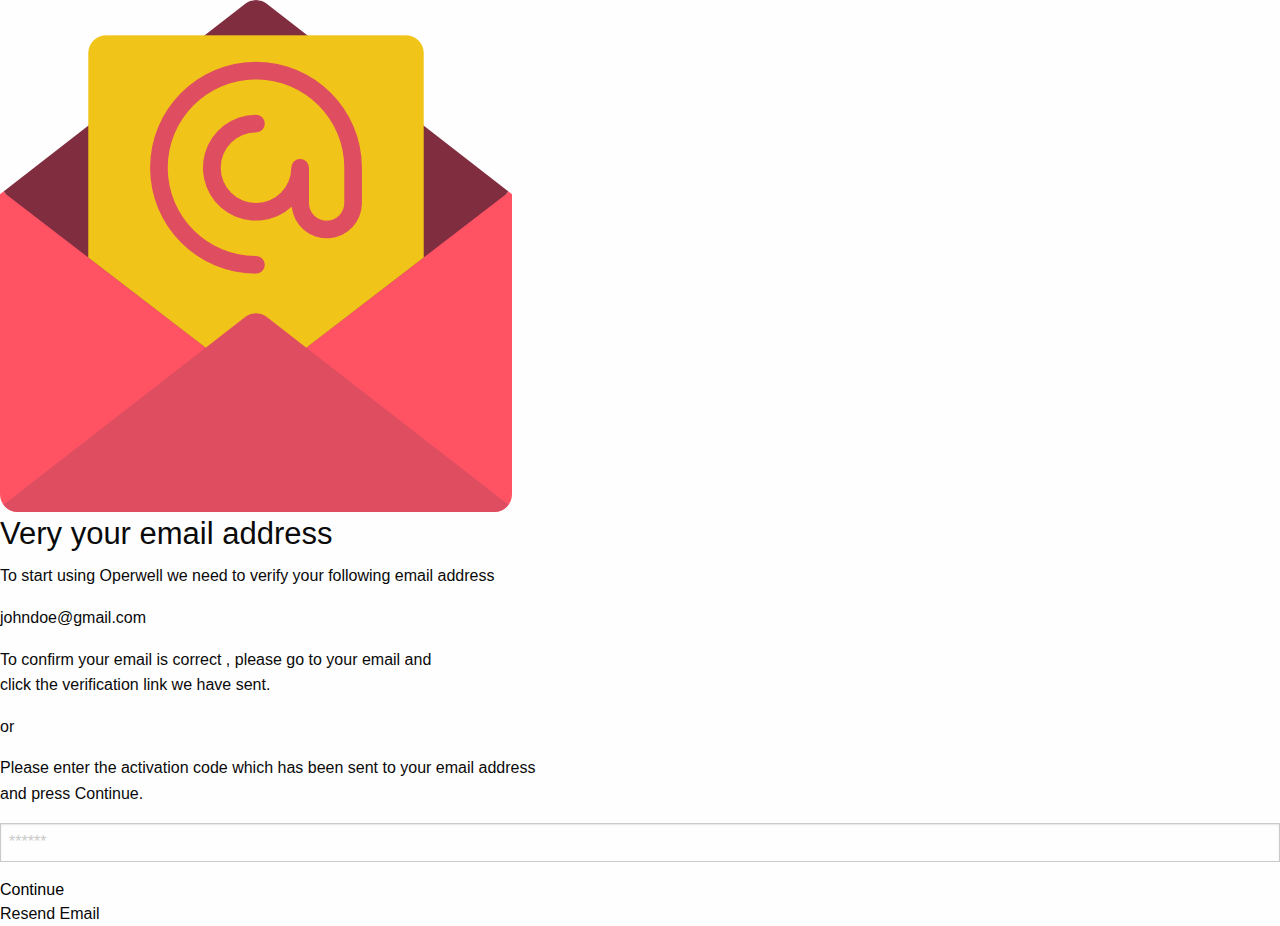
<file: verify.html>
<!doctype html>
<html class="no-js" lang="en">

<head>
  <meta charset="utf-8" />
  <meta http-equiv="x-ua-compatible" content="ie=edge">
  <meta name="viewport" content="width=device-width, initial-scale=1.0">
  <link href="https://fonts.googleapis.com/icon?family=Material+Icons" rel="stylesheet">
  <link
    href="https://fonts.googleapis.com/css?family=Open+Sans:300,300i,400,400i,600,600i,700,700i,800,800i&display=swap"
    rel="stylesheet">
  <title>Foundation for Sites</title>

  <link rel="stylesheet" href="assets/css/app.css">
  <link rel="stylesheet" href="assets/css/icon_themify.css">
  <link rel="stylesheet" href="assets/css/style.css">
</head>

<body>
 
  <section class="verifyWrap">
    <div class="verifyCard">
        <div class="imgBox"><img src="./assets/images/mail.png" alt=""></div>
        <h3>Very your email address</h3>
        <p>
          To start using Operwell we need to verify your following email address
        </p>
        <p><a href="mailto:johndoe@gmail.com">johndoe@gmail.com</a></p>
        <p>
          To confirm your email is correct , please go to your email and <br>
          click the verification link we have sent.
        </p>
        <p>
          or
        </p>
        <p>
          Please enter the activation code which has been sent to your email address <br>
          and press Continue.
        </p>
        <div class="inputBox">
          <input type="text" name="" id="" placeholder="******">
        </div>
        <div class="btnWrap"><button>Continue</button></div>
        <div class="resendLink">
          <a href="javascript:void(0)">Resend Email</a>
        </div>
    </div>
  </section>

  <script src="assets/js/app.js"></script>

  <script src="https://code.jquery.com/jquery-3.4.1.min.js"
    integrity="sha256-CSXorXvZcTkaix6Yvo6HppcZGetbYMGWSFlBw8HfCJo=" crossorigin="anonymous"></script>

  <script>
    changeFrequency = (which, what) => {
      $("#" + which).html(what);
    }
  </script>
</body>

</html>
</file>
<file: assets/css/icon_themify.css>
@font-face {
	font-family: 'themify';
	src:url('../fonts/themify.eot?-fvbane');
	src:url('../fonts/themify.eot?#iefix-fvbane') format('embedded-opentype'),
		url('../fonts/themify.woff?-fvbane') format('woff'),
		url('../fonts/themify.ttf?-fvbane') format('truetype'),
		url('../fonts/themify.svg?-fvbane#themify') format('svg');
	font-weight: normal;
	font-style: normal;
}

[class^="ti-"], [class*=" ti-"] {
	font-family: 'themify';
	speak: none;
	font-style: normal;
	font-weight: normal;
	font-variant: normal;
	text-transform: none;
	line-height: 1;

	/* Better Font Rendering =========== */
	-webkit-font-smoothing: antialiased;
	-moz-osx-font-smoothing: grayscale;
}

.ti-wand:before {
	content: "\e600";
}
.ti-volume:before {
	content: "\e601";
}
.ti-user:before {
	content: "\e602";
}
.ti-unlock:before {
	content: "\e603";
}
.ti-unlink:before {
	content: "\e604";
}
.ti-trash:before {
	content: "\e605";
}
.ti-thought:before {
	content: "\e606";
}
.ti-target:before {
	content: "\e607";
}
.ti-tag:before {
	content: "\e608";
}
.ti-tablet:before {
	content: "\e609";
}
.ti-star:before {
	content: "\e60a";
}
.ti-spray:before {
	content: "\e60b";
}
.ti-signal:before {
	content: "\e60c";
}
.ti-shopping-cart:before {
	content: "\e60d";
}
.ti-shopping-cart-full:before {
	content: "\e60e";
}
.ti-settings:before {
	content: "\e60f";
}
.ti-search:before {
	content: "\e610";
}
.ti-zoom-in:before {
	content: "\e611";
}
.ti-zoom-out:before {
	content: "\e612";
}
.ti-cut:before {
	content: "\e613";
}
.ti-ruler:before {
	content: "\e614";
}
.ti-ruler-pencil:before {
	content: "\e615";
}
.ti-ruler-alt:before {
	content: "\e616";
}
.ti-bookmark:before {
	content: "\e617";
}
.ti-bookmark-alt:before {
	content: "\e618";
}
.ti-reload:before {
	content: "\e619";
}
.ti-plus:before {
	content: "\e61a";
}
.ti-pin:before {
	content: "\e61b";
}
.ti-pencil:before {
	content: "\e61c";
}
.ti-pencil-alt:before {
	content: "\e61d";
}
.ti-paint-roller:before {
	content: "\e61e";
}
.ti-paint-bucket:before {
	content: "\e61f";
}
.ti-na:before {
	content: "\e620";
}
.ti-mobile:before {
	content: "\e621";
}
.ti-minus:before {
	content: "\e622";
}
.ti-medall:before {
	content: "\e623";
}
.ti-medall-alt:before {
	content: "\e624";
}
.ti-marker:before {
	content: "\e625";
}
.ti-marker-alt:before {
	content: "\e626";
}
.ti-arrow-up:before {
	content: "\e627";
}
.ti-arrow-right:before {
	content: "\e628";
}
.ti-arrow-left:before {
	content: "\e629";
}
.ti-arrow-down:before {
	content: "\e62a";
}
.ti-lock:before {
	content: "\e62b";
}
.ti-location-arrow:before {
	content: "\e62c";
}
.ti-link:before {
	content: "\e62d";
}
.ti-layout:before {
	content: "\e62e";
}
.ti-layers:before {
	content: "\e62f";
}
.ti-layers-alt:before {
	content: "\e630";
}
.ti-key:before {
	content: "\e631";
}
.ti-import:before {
	content: "\e632";
}
.ti-image:before {
	content: "\e633";
}
.ti-heart:before {
	content: "\e634";
}
.ti-heart-broken:before {
	content: "\e635";
}
.ti-hand-stop:before {
	content: "\e636";
}
.ti-hand-open:before {
	content: "\e637";
}
.ti-hand-drag:before {
	content: "\e638";
}
.ti-folder:before {
	content: "\e639";
}
.ti-flag:before {
	content: "\e63a";
}
.ti-flag-alt:before {
	content: "\e63b";
}
.ti-flag-alt-2:before {
	content: "\e63c";
}
.ti-eye:before {
	content: "\e63d";
}
.ti-export:before {
	content: "\e63e";
}
.ti-exchange-vertical:before {
	content: "\e63f";
}
.ti-desktop:before {
	content: "\e640";
}
.ti-cup:before {
	content: "\e641";
}
.ti-crown:before {
	content: "\e642";
}
.ti-comments:before {
	content: "\e643";
}
.ti-comment:before {
	content: "\e644";
}
.ti-comment-alt:before {
	content: "\e645";
}
.ti-close:before {
	content: "\e646";
}
.ti-clip:before {
	content: "\e647";
}
.ti-angle-up:before {
	content: "\e648";
}
.ti-angle-right:before {
	content: "\e649";
}
.ti-angle-left:before {
	content: "\e64a";
}
.ti-angle-down:before {
	content: "\e64b";
}
.ti-check:before {
	content: "\e64c";
}
.ti-check-box:before {
	content: "\e64d";
}
.ti-camera:before {
	content: "\e64e";
}
.ti-announcement:before {
	content: "\e64f";
}
.ti-brush:before {
	content: "\e650";
}
.ti-briefcase:before {
	content: "\e651";
}
.ti-bolt:before {
	content: "\e652";
}
.ti-bolt-alt:before {
	content: "\e653";
}
.ti-blackboard:before {
	content: "\e654";
}
.ti-bag:before {
	content: "\e655";
}
.ti-move:before {
	content: "\e656";
}
.ti-arrows-vertical:before {
	content: "\e657";
}
.ti-arrows-horizontal:before {
	content: "\e658";
}
.ti-fullscreen:before {
	content: "\e659";
}
.ti-arrow-top-right:before {
	content: "\e65a";
}
.ti-arrow-top-left:before {
	content: "\e65b";
}
.ti-arrow-circle-up:before {
	content: "\e65c";
}
.ti-arrow-circle-right:before {
	content: "\e65d";
}
.ti-arrow-circle-left:before {
	content: "\e65e";
}
.ti-arrow-circle-down:before {
	content: "\e65f";
}
.ti-angle-double-up:before {
	content: "\e660";
}
.ti-angle-double-right:before {
	content: "\e661";
}
.ti-angle-double-left:before {
	content: "\e662";
}
.ti-angle-double-down:before {
	content: "\e663";
}
.ti-zip:before {
	content: "\e664";
}
.ti-world:before {
	content: "\e665";
}
.ti-wheelchair:before {
	content: "\e666";
}
.ti-view-list:before {
	content: "\e667";
}
.ti-view-list-alt:before {
	content: "\e668";
}
.ti-view-grid:before {
	content: "\e669";
}
.ti-uppercase:before {
	content: "\e66a";
}
.ti-upload:before {
	content: "\e66b";
}
.ti-underline:before {
	content: "\e66c";
}
.ti-truck:before {
	content: "\e66d";
}
.ti-timer:before {
	content: "\e66e";
}
.ti-ticket:before {
	content: "\e66f";
}
.ti-thumb-up:before {
	content: "\e670";
}
.ti-thumb-down:before {
	content: "\e671";
}
.ti-text:before {
	content: "\e672";
}
.ti-stats-up:before {
	content: "\e673";
}
.ti-stats-down:before {
	content: "\e674";
}
.ti-split-v:before {
	content: "\e675";
}
.ti-split-h:before {
	content: "\e676";
}
.ti-smallcap:before {
	content: "\e677";
}
.ti-shine:before {
	content: "\e678";
}
.ti-shift-right:before {
	content: "\e679";
}
.ti-shift-left:before {
	content: "\e67a";
}
.ti-shield:before {
	content: "\e67b";
}
.ti-notepad:before {
	content: "\e67c";
}
.ti-server:before {
	content: "\e67d";
}
.ti-quote-right:before {
	content: "\e67e";
}
.ti-quote-left:before {
	content: "\e67f";
}
.ti-pulse:before {
	content: "\e680";
}
.ti-printer:before {
	content: "\e681";
}
.ti-power-off:before {
	content: "\e682";
}
.ti-plug:before {
	content: "\e683";
}
.ti-pie-chart:before {
	content: "\e684";
}
.ti-paragraph:before {
	content: "\e685";
}
.ti-panel:before {
	content: "\e686";
}
.ti-package:before {
	content: "\e687";
}
.ti-music:before {
	content: "\e688";
}
.ti-music-alt:before {
	content: "\e689";
}
.ti-mouse:before {
	content: "\e68a";
}
.ti-mouse-alt:before {
	content: "\e68b";
}
.ti-money:before {
	content: "\e68c";
}
.ti-microphone:before {
	content: "\e68d";
}
.ti-menu:before {
	content: "\e68e";
}
.ti-menu-alt:before {
	content: "\e68f";
}
.ti-map:before {
	content: "\e690";
}
.ti-map-alt:before {
	content: "\e691";
}
.ti-loop:before {
	content: "\e692";
}
.ti-location-pin:before {
	content: "\e693";
}
.ti-list:before {
	content: "\e694";
}
.ti-light-bulb:before {
	content: "\e695";
}
.ti-Italic:before {
	content: "\e696";
}
.ti-info:before {
	content: "\e697";
}
.ti-infinite:before {
	content: "\e698";
}
.ti-id-badge:before {
	content: "\e699";
}
.ti-hummer:before {
	content: "\e69a";
}
.ti-home:before {
	content: "\e69b";
}
.ti-help:before {
	content: "\e69c";
}
.ti-headphone:before {
	content: "\e69d";
}
.ti-harddrives:before {
	content: "\e69e";
}
.ti-harddrive:before {
	content: "\e69f";
}
.ti-gift:before {
	content: "\e6a0";
}
.ti-game:before {
	content: "\e6a1";
}
.ti-filter:before {
	content: "\e6a2";
}
.ti-files:before {
	content: "\e6a3";
}
.ti-file:before {
	content: "\e6a4";
}
.ti-eraser:before {
	content: "\e6a5";
}
.ti-envelope:before {
	content: "\e6a6";
}
.ti-download:before {
	content: "\e6a7";
}
.ti-direction:before {
	content: "\e6a8";
}
.ti-direction-alt:before {
	content: "\e6a9";
}
.ti-dashboard:before {
	content: "\e6aa";
}
.ti-control-stop:before {
	content: "\e6ab";
}
.ti-control-shuffle:before {
	content: "\e6ac";
}
.ti-control-play:before {
	content: "\e6ad";
}
.ti-control-pause:before {
	content: "\e6ae";
}
.ti-control-forward:before {
	content: "\e6af";
}
.ti-control-backward:before {
	content: "\e6b0";
}
.ti-cloud:before {
	content: "\e6b1";
}
.ti-cloud-up:before {
	content: "\e6b2";
}
.ti-cloud-down:before {
	content: "\e6b3";
}
.ti-clipboard:before {
	content: "\e6b4";
}
.ti-car:before {
	content: "\e6b5";
}
.ti-calendar:before {
	content: "\e6b6";
}
.ti-book:before {
	content: "\e6b7";
}
.ti-bell:before {
	content: "\e6b8";
}
.ti-basketball:before {
	content: "\e6b9";
}
.ti-bar-chart:before {
	content: "\e6ba";
}
.ti-bar-chart-alt:before {
	content: "\e6bb";
}
.ti-back-right:before {
	content: "\e6bc";
}
.ti-back-left:before {
	content: "\e6bd";
}
.ti-arrows-corner:before {
	content: "\e6be";
}
.ti-archive:before {
	content: "\e6bf";
}
.ti-anchor:before {
	content: "\e6c0";
}
.ti-align-right:before {
	content: "\e6c1";
}
.ti-align-left:before {
	content: "\e6c2";
}
.ti-align-justify:before {
	content: "\e6c3";
}
.ti-align-center:before {
	content: "\e6c4";
}
.ti-alert:before {
	content: "\e6c5";
}
.ti-alarm-clock:before {
	content: "\e6c6";
}
.ti-agenda:before {
	content: "\e6c7";
}
.ti-write:before {
	content: "\e6c8";
}
.ti-window:before {
	content: "\e6c9";
}
.ti-widgetized:before {
	content: "\e6ca";
}
.ti-widget:before {
	content: "\e6cb";
}
.ti-widget-alt:before {
	content: "\e6cc";
}
.ti-wallet:before {
	content: "\e6cd";
}
.ti-video-clapper:before {
	content: "\e6ce";
}
.ti-video-camera:before {
	content: "\e6cf";
}
.ti-vector:before {
	content: "\e6d0";
}
.ti-themify-logo:before {
	content: "\e6d1";
}
.ti-themify-favicon:before {
	content: "\e6d2";
}
.ti-themify-favicon-alt:before {
	content: "\e6d3";
}
.ti-support:before {
	content: "\e6d4";
}
.ti-stamp:before {
	content: "\e6d5";
}
.ti-split-v-alt:before {
	content: "\e6d6";
}
.ti-slice:before {
	content: "\e6d7";
}
.ti-shortcode:before {
	content: "\e6d8";
}
.ti-shift-right-alt:before {
	content: "\e6d9";
}
.ti-shift-left-alt:before {
	content: "\e6da";
}
.ti-ruler-alt-2:before {
	content: "\e6db";
}
.ti-receipt:before {
	content: "\e6dc";
}
.ti-pin2:before {
	content: "\e6dd";
}
.ti-pin-alt:before {
	content: "\e6de";
}
.ti-pencil-alt2:before {
	content: "\e6df";
}
.ti-palette:before {
	content: "\e6e0";
}
.ti-more:before {
	content: "\e6e1";
}
.ti-more-alt:before {
	content: "\e6e2";
}
.ti-microphone-alt:before {
	content: "\e6e3";
}
.ti-magnet:before {
	content: "\e6e4";
}
.ti-line-double:before {
	content: "\e6e5";
}
.ti-line-dotted:before {
	content: "\e6e6";
}
.ti-line-dashed:before {
	content: "\e6e7";
}
.ti-layout-width-full:before {
	content: "\e6e8";
}
.ti-layout-width-default:before {
	content: "\e6e9";
}
.ti-layout-width-default-alt:before {
	content: "\e6ea";
}
.ti-layout-tab:before {
	content: "\e6eb";
}
.ti-layout-tab-window:before {
	content: "\e6ec";
}
.ti-layout-tab-v:before {
	content: "\e6ed";
}
.ti-layout-tab-min:before {
	content: "\e6ee";
}
.ti-layout-slider:before {
	content: "\e6ef";
}
.ti-layout-slider-alt:before {
	content: "\e6f0";
}
.ti-layout-sidebar-right:before {
	content: "\e6f1";
}
.ti-layout-sidebar-none:before {
	content: "\e6f2";
}
.ti-layout-sidebar-left:before {
	content: "\e6f3";
}
.ti-layout-placeholder:before {
	content: "\e6f4";
}
.ti-layout-menu:before {
	content: "\e6f5";
}
.ti-layout-menu-v:before {
	content: "\e6f6";
}
.ti-layout-menu-separated:before {
	content: "\e6f7";
}
.ti-layout-menu-full:before {
	content: "\e6f8";
}
.ti-layout-media-right-alt:before {
	content: "\e6f9";
}
.ti-layout-media-right:before {
	content: "\e6fa";
}
.ti-layout-media-overlay:before {
	content: "\e6fb";
}
.ti-layout-media-overlay-alt:before {
	content: "\e6fc";
}
.ti-layout-media-overlay-alt-2:before {
	content: "\e6fd";
}
.ti-layout-media-left-alt:before {
	content: "\e6fe";
}
.ti-layout-media-left:before {
	content: "\e6ff";
}
.ti-layout-media-center-alt:before {
	content: "\e700";
}
.ti-layout-media-center:before {
	content: "\e701";
}
.ti-layout-list-thumb:before {
	content: "\e702";
}
.ti-layout-list-thumb-alt:before {
	content: "\e703";
}
.ti-layout-list-post:before {
	content: "\e704";
}
.ti-layout-list-large-image:before {
	content: "\e705";
}
.ti-layout-line-solid:before {
	content: "\e706";
}
.ti-layout-grid4:before {
	content: "\e707";
}
.ti-layout-grid3:before {
	content: "\e708";
}
.ti-layout-grid2:before {
	content: "\e709";
}
.ti-layout-grid2-thumb:before {
	content: "\e70a";
}
.ti-layout-cta-right:before {
	content: "\e70b";
}
.ti-layout-cta-left:before {
	content: "\e70c";
}
.ti-layout-cta-center:before {
	content: "\e70d";
}
.ti-layout-cta-btn-right:before {
	content: "\e70e";
}
.ti-layout-cta-btn-left:before {
	content: "\e70f";
}
.ti-layout-column4:before {
	content: "\e710";
}
.ti-layout-column3:before {
	content: "\e711";
}
.ti-layout-column2:before {
	content: "\e712";
}
.ti-layout-accordion-separated:before {
	content: "\e713";
}
.ti-layout-accordion-merged:before {
	content: "\e714";
}
.ti-layout-accordion-list:before {
	content: "\e715";
}
.ti-ink-pen:before {
	content: "\e716";
}
.ti-info-alt:before {
	content: "\e717";
}
.ti-help-alt:before {
	content: "\e718";
}
.ti-headphone-alt:before {
	content: "\e719";
}
.ti-hand-point-up:before {
	content: "\e71a";
}
.ti-hand-point-right:before {
	content: "\e71b";
}
.ti-hand-point-left:before {
	content: "\e71c";
}
.ti-hand-point-down:before {
	content: "\e71d";
}
.ti-gallery:before {
	content: "\e71e";
}
.ti-face-smile:before {
	content: "\e71f";
}
.ti-face-sad:before {
	content: "\e720";
}
.ti-credit-card:before {
	content: "\e721";
}
.ti-control-skip-forward:before {
	content: "\e722";
}
.ti-control-skip-backward:before {
	content: "\e723";
}
.ti-control-record:before {
	content: "\e724";
}
.ti-control-eject:before {
	content: "\e725";
}
.ti-comments-smiley:before {
	content: "\e726";
}
.ti-brush-alt:before {
	content: "\e727";
}
.ti-youtube:before {
	content: "\e728";
}
.ti-vimeo:before {
	content: "\e729";
}
.ti-twitter:before {
	content: "\e72a";
}
.ti-time:before {
	content: "\e72b";
}
.ti-tumblr:before {
	content: "\e72c";
}
.ti-skype:before {
	content: "\e72d";
}
.ti-share:before {
	content: "\e72e";
}
.ti-share-alt:before {
	content: "\e72f";
}
.ti-rocket:before {
	content: "\e730";
}
.ti-pinterest:before {
	content: "\e731";
}
.ti-new-window:before {
	content: "\e732";
}
.ti-microsoft:before {
	content: "\e733";
}
.ti-list-ol:before {
	content: "\e734";
}
.ti-linkedin:before {
	content: "\e735";
}
.ti-layout-sidebar-2:before {
	content: "\e736";
}
.ti-layout-grid4-alt:before {
	content: "\e737";
}
.ti-layout-grid3-alt:before {
	content: "\e738";
}
.ti-layout-grid2-alt:before {
	content: "\e739";
}
.ti-layout-column4-alt:before {
	content: "\e73a";
}
.ti-layout-column3-alt:before {
	content: "\e73b";
}
.ti-layout-column2-alt:before {
	content: "\e73c";
}
.ti-instagram:before {
	content: "\e73d";
}
.ti-google:before {
	content: "\e73e";
}
.ti-github:before {
	content: "\e73f";
}
.ti-flickr:before {
	content: "\e740";
}
.ti-facebook:before {
	content: "\e741";
}
.ti-dropbox:before {
	content: "\e742";
}
.ti-dribbble:before {
	content: "\e743";
}
.ti-apple:before {
	content: "\e744";
}
.ti-android:before {
	content: "\e745";
}
.ti-save:before {
	content: "\e746";
}
.ti-save-alt:before {
	content: "\e747";
}
.ti-yahoo:before {
	content: "\e748";
}
.ti-wordpress:before {
	content: "\e749";
}
.ti-vimeo-alt:before {
	content: "\e74a";
}
.ti-twitter-alt:before {
	content: "\e74b";
}
.ti-tumblr-alt:before {
	content: "\e74c";
}
.ti-trello:before {
	content: "\e74d";
}
.ti-stack-overflow:before {
	content: "\e74e";
}
.ti-soundcloud:before {
	content: "\e74f";
}
.ti-sharethis:before {
	content: "\e750";
}
.ti-sharethis-alt:before {
	content: "\e751";
}
.ti-reddit:before {
	content: "\e752";
}
.ti-pinterest-alt:before {
	content: "\e753";
}
.ti-microsoft-alt:before {
	content: "\e754";
}
.ti-linux:before {
	content: "\e755";
}
.ti-jsfiddle:before {
	content: "\e756";
}
.ti-joomla:before {
	content: "\e757";
}
.ti-html5:before {
	content: "\e758";
}
.ti-flickr-alt:before {
	content: "\e759";
}
.ti-email:before {
	content: "\e75a";
}
.ti-drupal:before {
	content: "\e75b";
}
.ti-dropbox-alt:before {
	content: "\e75c";
}
.ti-css3:before {
	content: "\e75d";
}
.ti-rss:before {
	content: "\e75e";
}
.ti-rss-alt:before {
	content: "\e75f";
}
</file>
<file: assets/css/style.css>
* {
  outline: none;
}

body {
  font-family: Calibri, "Trebuchet MS", sans-serif;
}

.row {
  display: -ms-flexbox;
  display: -webkit-box;
  display: flex;
  -ms-flex-wrap: wrap;
  flex-wrap: wrap;
  margin-right: -15px;
  margin-left: -15px;
}

.col,
.col-1,
.col-10,
.col-11,
.col-12,
.col-2,
.col-3,
.col-4,
.col-5,
.col-6,
.col-7,
.col-8,
.col-9,
.col-auto,
.col-lg,
.col-lg-1,
.col-lg-10,
.col-lg-11,
.col-lg-12,
.col-lg-2,
.col-lg-3,
.col-lg-4,
.col-lg-5,
.col-lg-6,
.col-lg-7,
.col-lg-8,
.col-lg-9,
.col-lg-auto,
.col-md,
.col-md-1,
.col-md-10,
.col-md-11,
.col-md-12,
.col-md-2,
.col-md-3,
.col-md-4,
.col-md-5,
.col-md-6,
.col-md-7,
.col-md-8,
.col-md-9,
.col-md-auto,
.col-sm,
.col-sm-1,
.col-sm-10,
.col-sm-11,
.col-sm-12,
.col-sm-2,
.col-sm-3,
.col-sm-4,
.col-sm-5,
.col-sm-6,
.col-sm-7,
.col-sm-8,
.col-sm-9,
.col-sm-auto,
.col-xl,
.col-xl-1,
.col-xl-10,
.col-xl-11,
.col-xl-12,
.col-xl-2,
.col-xl-3,
.col-xl-4,
.col-xl-5,
.col-xl-6,
.col-xl-7,
.col-xl-8,
.col-xl-9,
.col-xl-auto {
  position: relative;
  width: 100%;
  padding-right: 15px;
  padding-left: 15px;
}

.col {
  -ms-flex-preferred-size: 0;
  flex-basis: 0;
  -ms-flex-positive: 1;
  -webkit-box-flex: 1;
          flex-grow: 1;
  max-width: 100%;
}

.col-auto {
  -ms-flex: 0 0 auto;
  -webkit-box-flex: 0;
          flex: 0 0 auto;
  width: auto;
  max-width: 100%;
}

.col-1 {
  -ms-flex: 0 0 8.333333%;
  -webkit-box-flex: 0;
          flex: 0 0 8.333333%;
  max-width: 8.333333%;
}

.col-2 {
  -ms-flex: 0 0 16.666667%;
  -webkit-box-flex: 0;
          flex: 0 0 16.666667%;
  max-width: 16.666667%;
}

.col-3 {
  -ms-flex: 0 0 25%;
  -webkit-box-flex: 0;
          flex: 0 0 25%;
  max-width: 25%;
}

.col-4 {
  -ms-flex: 0 0 33.333333%;
  -webkit-box-flex: 0;
          flex: 0 0 33.333333%;
  max-width: 33.333333%;
}

.col-5 {
  -ms-flex: 0 0 41.666667%;
  -webkit-box-flex: 0;
          flex: 0 0 41.666667%;
  max-width: 41.666667%;
}

.col-6 {
  -ms-flex: 0 0 50%;
  -webkit-box-flex: 0;
          flex: 0 0 50%;
  max-width: 50%;
}

.col-7 {
  -ms-flex: 0 0 58.333333%;
  -webkit-box-flex: 0;
          flex: 0 0 58.333333%;
  max-width: 58.333333%;
}

.col-8 {
  -ms-flex: 0 0 66.666667%;
  -webkit-box-flex: 0;
          flex: 0 0 66.666667%;
  max-width: 66.666667%;
}

.col-9 {
  -ms-flex: 0 0 75%;
  -webkit-box-flex: 0;
          flex: 0 0 75%;
  max-width: 75%;
}

.col-10 {
  -ms-flex: 0 0 83.333333%;
  -webkit-box-flex: 0;
          flex: 0 0 83.333333%;
  max-width: 83.333333%;
}

.col-11 {
  -ms-flex: 0 0 91.666667%;
  -webkit-box-flex: 0;
          flex: 0 0 91.666667%;
  max-width: 91.666667%;
}

.col-12 {
  -ms-flex: 0 0 100%;
  -webkit-box-flex: 0;
          flex: 0 0 100%;
  max-width: 100%;
}

.order-first {
  -ms-flex-order: -1;
  -webkit-box-ordinal-group: 0;
          order: -1;
}

.order-last {
  -ms-flex-order: 13;
  -webkit-box-ordinal-group: 14;
          order: 13;
}

.order-0 {
  -ms-flex-order: 0;
  -webkit-box-ordinal-group: 1;
          order: 0;
}

.order-1 {
  -ms-flex-order: 1;
  -webkit-box-ordinal-group: 2;
          order: 1;
}

.order-2 {
  -ms-flex-order: 2;
  -webkit-box-ordinal-group: 3;
          order: 2;
}

.order-3 {
  -ms-flex-order: 3;
  -webkit-box-ordinal-group: 4;
          order: 3;
}

.order-4 {
  -ms-flex-order: 4;
  -webkit-box-ordinal-group: 5;
          order: 4;
}

.order-5 {
  -ms-flex-order: 5;
  -webkit-box-ordinal-group: 6;
          order: 5;
}

.order-6 {
  -ms-flex-order: 6;
  -webkit-box-ordinal-group: 7;
          order: 6;
}

.order-7 {
  -ms-flex-order: 7;
  -webkit-box-ordinal-group: 8;
          order: 7;
}

.order-8 {
  -ms-flex-order: 8;
  -webkit-box-ordinal-group: 9;
          order: 8;
}

.order-9 {
  -ms-flex-order: 9;
  -webkit-box-ordinal-group: 10;
          order: 9;
}

.order-10 {
  -ms-flex-order: 10;
  -webkit-box-ordinal-group: 11;
          order: 10;
}

.order-11 {
  -ms-flex-order: 11;
  -webkit-box-ordinal-group: 12;
          order: 11;
}

.order-12 {
  -ms-flex-order: 12;
  -webkit-box-ordinal-group: 13;
          order: 12;
}

.offset-1 {
  margin-left: 8.333333%;
}

.offset-2 {
  margin-left: 16.666667%;
}

.offset-3 {
  margin-left: 25%;
}

.offset-4 {
  margin-left: 33.333333%;
}

.offset-5 {
  margin-left: 41.666667%;
}

.offset-6 {
  margin-left: 50%;
}

.offset-7 {
  margin-left: 58.333333%;
}

.offset-8 {
  margin-left: 66.666667%;
}

.offset-9 {
  margin-left: 75%;
}

.offset-10 {
  margin-left: 83.333333%;
}

.offset-11 {
  margin-left: 91.666667%;
}

@media (min-width: 576px) {
  .col-sm {
    -ms-flex-preferred-size: 0;
    flex-basis: 0;
    -ms-flex-positive: 1;
    -webkit-box-flex: 1;
            flex-grow: 1;
    max-width: 100%;
  }
  .row-cols-sm-1 > * {
    -ms-flex: 0 0 100%;
    -webkit-box-flex: 0;
            flex: 0 0 100%;
    max-width: 100%;
  }
  .row-cols-sm-2 > * {
    -ms-flex: 0 0 50%;
    -webkit-box-flex: 0;
            flex: 0 0 50%;
    max-width: 50%;
  }
  .row-cols-sm-3 > * {
    -ms-flex: 0 0 33.333333%;
    -webkit-box-flex: 0;
            flex: 0 0 33.333333%;
    max-width: 33.333333%;
  }
  .row-cols-sm-4 > * {
    -ms-flex: 0 0 25%;
    -webkit-box-flex: 0;
            flex: 0 0 25%;
    max-width: 25%;
  }
  .row-cols-sm-5 > * {
    -ms-flex: 0 0 20%;
    -webkit-box-flex: 0;
            flex: 0 0 20%;
    max-width: 20%;
  }
  .row-cols-sm-6 > * {
    -ms-flex: 0 0 16.666667%;
    -webkit-box-flex: 0;
            flex: 0 0 16.666667%;
    max-width: 16.666667%;
  }
  .col-sm-auto {
    -ms-flex: 0 0 auto;
    -webkit-box-flex: 0;
            flex: 0 0 auto;
    width: auto;
    max-width: 100%;
  }
  .col-sm-1 {
    -ms-flex: 0 0 8.333333%;
    -webkit-box-flex: 0;
            flex: 0 0 8.333333%;
    max-width: 8.333333%;
  }
  .col-sm-2 {
    -ms-flex: 0 0 16.666667%;
    -webkit-box-flex: 0;
            flex: 0 0 16.666667%;
    max-width: 16.666667%;
  }
  .col-sm-3 {
    -ms-flex: 0 0 25%;
    -webkit-box-flex: 0;
            flex: 0 0 25%;
    max-width: 25%;
  }
  .col-sm-4 {
    -ms-flex: 0 0 33.333333%;
    -webkit-box-flex: 0;
            flex: 0 0 33.333333%;
    max-width: 33.333333%;
  }
  .col-sm-5 {
    -ms-flex: 0 0 41.666667%;
    -webkit-box-flex: 0;
            flex: 0 0 41.666667%;
    max-width: 41.666667%;
  }
  .col-sm-6 {
    -ms-flex: 0 0 50%;
    -webkit-box-flex: 0;
            flex: 0 0 50%;
    max-width: 50%;
  }
  .col-sm-7 {
    -ms-flex: 0 0 58.333333%;
    -webkit-box-flex: 0;
            flex: 0 0 58.333333%;
    max-width: 58.333333%;
  }
  .col-sm-8 {
    -ms-flex: 0 0 66.666667%;
    -webkit-box-flex: 0;
            flex: 0 0 66.666667%;
    max-width: 66.666667%;
  }
  .col-sm-9 {
    -ms-flex: 0 0 75%;
    -webkit-box-flex: 0;
            flex: 0 0 75%;
    max-width: 75%;
  }
  .col-sm-10 {
    -ms-flex: 0 0 83.333333%;
    -webkit-box-flex: 0;
            flex: 0 0 83.333333%;
    max-width: 83.333333%;
  }
  .col-sm-11 {
    -ms-flex: 0 0 91.666667%;
    -webkit-box-flex: 0;
            flex: 0 0 91.666667%;
    max-width: 91.666667%;
  }
  .col-sm-12 {
    -ms-flex: 0 0 100%;
    -webkit-box-flex: 0;
            flex: 0 0 100%;
    max-width: 100%;
  }
  .order-sm-first {
    -ms-flex-order: -1;
    -webkit-box-ordinal-group: 0;
            order: -1;
  }
  .order-sm-last {
    -ms-flex-order: 13;
    -webkit-box-ordinal-group: 14;
            order: 13;
  }
  .order-sm-0 {
    -ms-flex-order: 0;
    -webkit-box-ordinal-group: 1;
            order: 0;
  }
  .order-sm-1 {
    -ms-flex-order: 1;
    -webkit-box-ordinal-group: 2;
            order: 1;
  }
  .order-sm-2 {
    -ms-flex-order: 2;
    -webkit-box-ordinal-group: 3;
            order: 2;
  }
  .order-sm-3 {
    -ms-flex-order: 3;
    -webkit-box-ordinal-group: 4;
            order: 3;
  }
  .order-sm-4 {
    -ms-flex-order: 4;
    -webkit-box-ordinal-group: 5;
            order: 4;
  }
  .order-sm-5 {
    -ms-flex-order: 5;
    -webkit-box-ordinal-group: 6;
            order: 5;
  }
  .order-sm-6 {
    -ms-flex-order: 6;
    -webkit-box-ordinal-group: 7;
            order: 6;
  }
  .order-sm-7 {
    -ms-flex-order: 7;
    -webkit-box-ordinal-group: 8;
            order: 7;
  }
  .order-sm-8 {
    -ms-flex-order: 8;
    -webkit-box-ordinal-group: 9;
            order: 8;
  }
  .order-sm-9 {
    -ms-flex-order: 9;
    -webkit-box-ordinal-group: 10;
            order: 9;
  }
  .order-sm-10 {
    -ms-flex-order: 10;
    -webkit-box-ordinal-group: 11;
            order: 10;
  }
  .order-sm-11 {
    -ms-flex-order: 11;
    -webkit-box-ordinal-group: 12;
            order: 11;
  }
  .order-sm-12 {
    -ms-flex-order: 12;
    -webkit-box-ordinal-group: 13;
            order: 12;
  }
  .offset-sm-0 {
    margin-left: 0;
  }
  .offset-sm-1 {
    margin-left: 8.333333%;
  }
  .offset-sm-2 {
    margin-left: 16.666667%;
  }
  .offset-sm-3 {
    margin-left: 25%;
  }
  .offset-sm-4 {
    margin-left: 33.333333%;
  }
  .offset-sm-5 {
    margin-left: 41.666667%;
  }
  .offset-sm-6 {
    margin-left: 50%;
  }
  .offset-sm-7 {
    margin-left: 58.333333%;
  }
  .offset-sm-8 {
    margin-left: 66.666667%;
  }
  .offset-sm-9 {
    margin-left: 75%;
  }
  .offset-sm-10 {
    margin-left: 83.333333%;
  }
  .offset-sm-11 {
    margin-left: 91.666667%;
  }
}

@media (min-width: 768px) {
  .col-md {
    -ms-flex-preferred-size: 0;
    flex-basis: 0;
    -ms-flex-positive: 1;
    -webkit-box-flex: 1;
            flex-grow: 1;
    max-width: 100%;
  }
  .row-cols-md-1 > * {
    -ms-flex: 0 0 100%;
    -webkit-box-flex: 0;
            flex: 0 0 100%;
    max-width: 100%;
  }
  .row-cols-md-2 > * {
    -ms-flex: 0 0 50%;
    -webkit-box-flex: 0;
            flex: 0 0 50%;
    max-width: 50%;
  }
  .row-cols-md-3 > * {
    -ms-flex: 0 0 33.333333%;
    -webkit-box-flex: 0;
            flex: 0 0 33.333333%;
    max-width: 33.333333%;
  }
  .row-cols-md-4 > * {
    -ms-flex: 0 0 25%;
    -webkit-box-flex: 0;
            flex: 0 0 25%;
    max-width: 25%;
  }
  .row-cols-md-5 > * {
    -ms-flex: 0 0 20%;
    -webkit-box-flex: 0;
            flex: 0 0 20%;
    max-width: 20%;
  }
  .row-cols-md-6 > * {
    -ms-flex: 0 0 16.666667%;
    -webkit-box-flex: 0;
            flex: 0 0 16.666667%;
    max-width: 16.666667%;
  }
  .col-md-auto {
    -ms-flex: 0 0 auto;
    -webkit-box-flex: 0;
            flex: 0 0 auto;
    width: auto;
    max-width: 100%;
  }
  .col-md-1 {
    -ms-flex: 0 0 8.333333%;
    -webkit-box-flex: 0;
            flex: 0 0 8.333333%;
    max-width: 8.333333%;
  }
  .col-md-2 {
    -ms-flex: 0 0 16.666667%;
    -webkit-box-flex: 0;
            flex: 0 0 16.666667%;
    max-width: 16.666667%;
  }
  .col-md-3 {
    -ms-flex: 0 0 25%;
    -webkit-box-flex: 0;
            flex: 0 0 25%;
    max-width: 25%;
  }
  .col-md-4 {
    -ms-flex: 0 0 33.333333%;
    -webkit-box-flex: 0;
            flex: 0 0 33.333333%;
    max-width: 33.333333%;
  }
  .col-md-5 {
    -ms-flex: 0 0 41.666667%;
    -webkit-box-flex: 0;
            flex: 0 0 41.666667%;
    max-width: 41.666667%;
  }
  .col-md-6 {
    -ms-flex: 0 0 50%;
    -webkit-box-flex: 0;
            flex: 0 0 50%;
    max-width: 50%;
  }
  .col-md-7 {
    -ms-flex: 0 0 58.333333%;
    -webkit-box-flex: 0;
            flex: 0 0 58.333333%;
    max-width: 58.333333%;
  }
  .col-md-8 {
    -ms-flex: 0 0 66.666667%;
    -webkit-box-flex: 0;
            flex: 0 0 66.666667%;
    max-width: 66.666667%;
  }
  .col-md-9 {
    -ms-flex: 0 0 75%;
    -webkit-box-flex: 0;
            flex: 0 0 75%;
    max-width: 75%;
  }
  .col-md-10 {
    -ms-flex: 0 0 83.333333%;
    -webkit-box-flex: 0;
            flex: 0 0 83.333333%;
    max-width: 83.333333%;
  }
  .col-md-11 {
    -ms-flex: 0 0 91.666667%;
    -webkit-box-flex: 0;
            flex: 0 0 91.666667%;
    max-width: 91.666667%;
  }
  .col-md-12 {
    -ms-flex: 0 0 100%;
    -webkit-box-flex: 0;
            flex: 0 0 100%;
    max-width: 100%;
  }
  .order-md-first {
    -ms-flex-order: -1;
    -webkit-box-ordinal-group: 0;
            order: -1;
  }
  .order-md-last {
    -ms-flex-order: 13;
    -webkit-box-ordinal-group: 14;
            order: 13;
  }
  .order-md-0 {
    -ms-flex-order: 0;
    -webkit-box-ordinal-group: 1;
            order: 0;
  }
  .order-md-1 {
    -ms-flex-order: 1;
    -webkit-box-ordinal-group: 2;
            order: 1;
  }
  .order-md-2 {
    -ms-flex-order: 2;
    -webkit-box-ordinal-group: 3;
            order: 2;
  }
  .order-md-3 {
    -ms-flex-order: 3;
    -webkit-box-ordinal-group: 4;
            order: 3;
  }
  .order-md-4 {
    -ms-flex-order: 4;
    -webkit-box-ordinal-group: 5;
            order: 4;
  }
  .order-md-5 {
    -ms-flex-order: 5;
    -webkit-box-ordinal-group: 6;
            order: 5;
  }
  .order-md-6 {
    -ms-flex-order: 6;
    -webkit-box-ordinal-group: 7;
            order: 6;
  }
  .order-md-7 {
    -ms-flex-order: 7;
    -webkit-box-ordinal-group: 8;
            order: 7;
  }
  .order-md-8 {
    -ms-flex-order: 8;
    -webkit-box-ordinal-group: 9;
            order: 8;
  }
  .order-md-9 {
    -ms-flex-order: 9;
    -webkit-box-ordinal-group: 10;
            order: 9;
  }
  .order-md-10 {
    -ms-flex-order: 10;
    -webkit-box-ordinal-group: 11;
            order: 10;
  }
  .order-md-11 {
    -ms-flex-order: 11;
    -webkit-box-ordinal-group: 12;
            order: 11;
  }
  .order-md-12 {
    -ms-flex-order: 12;
    -webkit-box-ordinal-group: 13;
            order: 12;
  }
  .offset-md-0 {
    margin-left: 0;
  }
  .offset-md-1 {
    margin-left: 8.333333%;
  }
  .offset-md-2 {
    margin-left: 16.666667%;
  }
  .offset-md-3 {
    margin-left: 25%;
  }
  .offset-md-4 {
    margin-left: 33.333333%;
  }
  .offset-md-5 {
    margin-left: 41.666667%;
  }
  .offset-md-6 {
    margin-left: 50%;
  }
  .offset-md-7 {
    margin-left: 58.333333%;
  }
  .offset-md-8 {
    margin-left: 66.666667%;
  }
  .offset-md-9 {
    margin-left: 75%;
  }
  .offset-md-10 {
    margin-left: 83.333333%;
  }
  .offset-md-11 {
    margin-left: 91.666667%;
  }
}

@media (min-width: 992px) {
  .col-lg {
    -ms-flex-preferred-size: 0;
    flex-basis: 0;
    -ms-flex-positive: 1;
    -webkit-box-flex: 1;
            flex-grow: 1;
    max-width: 100%;
  }
  .row-cols-lg-1 > * {
    -ms-flex: 0 0 100%;
    -webkit-box-flex: 0;
            flex: 0 0 100%;
    max-width: 100%;
  }
  .row-cols-lg-2 > * {
    -ms-flex: 0 0 50%;
    -webkit-box-flex: 0;
            flex: 0 0 50%;
    max-width: 50%;
  }
  .row-cols-lg-3 > * {
    -ms-flex: 0 0 33.333333%;
    -webkit-box-flex: 0;
            flex: 0 0 33.333333%;
    max-width: 33.333333%;
  }
  .row-cols-lg-4 > * {
    -ms-flex: 0 0 25%;
    -webkit-box-flex: 0;
            flex: 0 0 25%;
    max-width: 25%;
  }
  .row-cols-lg-5 > * {
    -ms-flex: 0 0 20%;
    -webkit-box-flex: 0;
            flex: 0 0 20%;
    max-width: 20%;
  }
  .row-cols-lg-6 > * {
    -ms-flex: 0 0 16.666667%;
    -webkit-box-flex: 0;
            flex: 0 0 16.666667%;
    max-width: 16.666667%;
  }
  .col-lg-auto {
    -ms-flex: 0 0 auto;
    -webkit-box-flex: 0;
            flex: 0 0 auto;
    width: auto;
    max-width: 100%;
  }
  .col-lg-1 {
    -ms-flex: 0 0 8.333333%;
    -webkit-box-flex: 0;
            flex: 0 0 8.333333%;
    max-width: 8.333333%;
  }
  .col-lg-2 {
    -ms-flex: 0 0 16.666667%;
    -webkit-box-flex: 0;
            flex: 0 0 16.666667%;
    max-width: 16.666667%;
  }
  .col-lg-3 {
    -ms-flex: 0 0 25%;
    -webkit-box-flex: 0;
            flex: 0 0 25%;
    max-width: 25%;
  }
  .col-lg-4 {
    -ms-flex: 0 0 33.333333%;
    -webkit-box-flex: 0;
            flex: 0 0 33.333333%;
    max-width: 33.333333%;
  }
  .col-lg-5 {
    -ms-flex: 0 0 41.666667%;
    -webkit-box-flex: 0;
            flex: 0 0 41.666667%;
    max-width: 41.666667%;
  }
  .col-lg-6 {
    -ms-flex: 0 0 50%;
    -webkit-box-flex: 0;
            flex: 0 0 50%;
    max-width: 50%;
  }
  .col-lg-7 {
    -ms-flex: 0 0 58.333333%;
    -webkit-box-flex: 0;
            flex: 0 0 58.333333%;
    max-width: 58.333333%;
  }
  .col-lg-8 {
    -ms-flex: 0 0 66.666667%;
    -webkit-box-flex: 0;
            flex: 0 0 66.666667%;
    max-width: 66.666667%;
  }
  .col-lg-9 {
    -ms-flex: 0 0 75%;
    -webkit-box-flex: 0;
            flex: 0 0 75%;
    max-width: 75%;
  }
  .col-lg-10 {
    -ms-flex: 0 0 83.333333%;
    -webkit-box-flex: 0;
            flex: 0 0 83.333333%;
    max-width: 83.333333%;
  }
  .col-lg-11 {
    -ms-flex: 0 0 91.666667%;
    -webkit-box-flex: 0;
            flex: 0 0 91.666667%;
    max-width: 91.666667%;
  }
  .col-lg-12 {
    -ms-flex: 0 0 100%;
    -webkit-box-flex: 0;
            flex: 0 0 100%;
    max-width: 100%;
  }
  .order-lg-first {
    -ms-flex-order: -1;
    -webkit-box-ordinal-group: 0;
            order: -1;
  }
  .order-lg-last {
    -ms-flex-order: 13;
    -webkit-box-ordinal-group: 14;
            order: 13;
  }
  .order-lg-0 {
    -ms-flex-order: 0;
    -webkit-box-ordinal-group: 1;
            order: 0;
  }
  .order-lg-1 {
    -ms-flex-order: 1;
    -webkit-box-ordinal-group: 2;
            order: 1;
  }
  .order-lg-2 {
    -ms-flex-order: 2;
    -webkit-box-ordinal-group: 3;
            order: 2;
  }
  .order-lg-3 {
    -ms-flex-order: 3;
    -webkit-box-ordinal-group: 4;
            order: 3;
  }
  .order-lg-4 {
    -ms-flex-order: 4;
    -webkit-box-ordinal-group: 5;
            order: 4;
  }
  .order-lg-5 {
    -ms-flex-order: 5;
    -webkit-box-ordinal-group: 6;
            order: 5;
  }
  .order-lg-6 {
    -ms-flex-order: 6;
    -webkit-box-ordinal-group: 7;
            order: 6;
  }
  .order-lg-7 {
    -ms-flex-order: 7;
    -webkit-box-ordinal-group: 8;
            order: 7;
  }
  .order-lg-8 {
    -ms-flex-order: 8;
    -webkit-box-ordinal-group: 9;
            order: 8;
  }
  .order-lg-9 {
    -ms-flex-order: 9;
    -webkit-box-ordinal-group: 10;
            order: 9;
  }
  .order-lg-10 {
    -ms-flex-order: 10;
    -webkit-box-ordinal-group: 11;
            order: 10;
  }
  .order-lg-11 {
    -ms-flex-order: 11;
    -webkit-box-ordinal-group: 12;
            order: 11;
  }
  .order-lg-12 {
    -ms-flex-order: 12;
    -webkit-box-ordinal-group: 13;
            order: 12;
  }
  .offset-lg-0 {
    margin-left: 0;
  }
  .offset-lg-1 {
    margin-left: 8.333333%;
  }
  .offset-lg-2 {
    margin-left: 16.666667%;
  }
  .offset-lg-3 {
    margin-left: 25%;
  }
  .offset-lg-4 {
    margin-left: 33.333333%;
  }
  .offset-lg-5 {
    margin-left: 41.666667%;
  }
  .offset-lg-6 {
    margin-left: 50%;
  }
  .offset-lg-7 {
    margin-left: 58.333333%;
  }
  .offset-lg-8 {
    margin-left: 66.666667%;
  }
  .offset-lg-9 {
    margin-left: 75%;
  }
  .offset-lg-10 {
    margin-left: 83.333333%;
  }
  .offset-lg-11 {
    margin-left: 91.666667%;
  }
}

@media (min-width: 1200px) {
  .col-xl {
    -ms-flex-preferred-size: 0;
    flex-basis: 0;
    -ms-flex-positive: 1;
    -webkit-box-flex: 1;
            flex-grow: 1;
    max-width: 100%;
  }
  .row-cols-xl-1 > * {
    -ms-flex: 0 0 100%;
    -webkit-box-flex: 0;
            flex: 0 0 100%;
    max-width: 100%;
  }
  .row-cols-xl-2 > * {
    -ms-flex: 0 0 50%;
    -webkit-box-flex: 0;
            flex: 0 0 50%;
    max-width: 50%;
  }
  .row-cols-xl-3 > * {
    -ms-flex: 0 0 33.333333%;
    -webkit-box-flex: 0;
            flex: 0 0 33.333333%;
    max-width: 33.333333%;
  }
  .row-cols-xl-4 > * {
    -ms-flex: 0 0 25%;
    -webkit-box-flex: 0;
            flex: 0 0 25%;
    max-width: 25%;
  }
  .row-cols-xl-5 > * {
    -ms-flex: 0 0 20%;
    -webkit-box-flex: 0;
            flex: 0 0 20%;
    max-width: 20%;
  }
  .row-cols-xl-6 > * {
    -ms-flex: 0 0 16.666667%;
    -webkit-box-flex: 0;
            flex: 0 0 16.666667%;
    max-width: 16.666667%;
  }
  .col-xl-auto {
    -ms-flex: 0 0 auto;
    -webkit-box-flex: 0;
            flex: 0 0 auto;
    width: auto;
    max-width: 100%;
  }
  .col-xl-1 {
    -ms-flex: 0 0 8.333333%;
    -webkit-box-flex: 0;
            flex: 0 0 8.333333%;
    max-width: 8.333333%;
  }
  .col-xl-2 {
    -ms-flex: 0 0 16.666667%;
    -webkit-box-flex: 0;
            flex: 0 0 16.666667%;
    max-width: 16.666667%;
  }
  .col-xl-3 {
    -ms-flex: 0 0 25%;
    -webkit-box-flex: 0;
            flex: 0 0 25%;
    max-width: 25%;
  }
  .col-xl-4 {
    -ms-flex: 0 0 33.333333%;
    -webkit-box-flex: 0;
            flex: 0 0 33.333333%;
    max-width: 33.333333%;
  }
  .col-xl-5 {
    -ms-flex: 0 0 41.666667%;
    -webkit-box-flex: 0;
            flex: 0 0 41.666667%;
    max-width: 41.666667%;
  }
  .col-xl-6 {
    -ms-flex: 0 0 50%;
    -webkit-box-flex: 0;
            flex: 0 0 50%;
    max-width: 50%;
  }
  .col-xl-7 {
    -ms-flex: 0 0 58.333333%;
    -webkit-box-flex: 0;
            flex: 0 0 58.333333%;
    max-width: 58.333333%;
  }
  .col-xl-8 {
    -ms-flex: 0 0 66.666667%;
    -webkit-box-flex: 0;
            flex: 0 0 66.666667%;
    max-width: 66.666667%;
  }
  .col-xl-9 {
    -ms-flex: 0 0 75%;
    -webkit-box-flex: 0;
            flex: 0 0 75%;
    max-width: 75%;
  }
  .col-xl-10 {
    -ms-flex: 0 0 83.333333%;
    -webkit-box-flex: 0;
            flex: 0 0 83.333333%;
    max-width: 83.333333%;
  }
  .col-xl-11 {
    -ms-flex: 0 0 91.666667%;
    -webkit-box-flex: 0;
            flex: 0 0 91.666667%;
    max-width: 91.666667%;
  }
  .col-xl-12 {
    -ms-flex: 0 0 100%;
    -webkit-box-flex: 0;
            flex: 0 0 100%;
    max-width: 100%;
  }
  .order-xl-first {
    -ms-flex-order: -1;
    -webkit-box-ordinal-group: 0;
            order: -1;
  }
  .order-xl-last {
    -ms-flex-order: 13;
    -webkit-box-ordinal-group: 14;
            order: 13;
  }
  .order-xl-0 {
    -ms-flex-order: 0;
    -webkit-box-ordinal-group: 1;
            order: 0;
  }
  .order-xl-1 {
    -ms-flex-order: 1;
    -webkit-box-ordinal-group: 2;
            order: 1;
  }
  .order-xl-2 {
    -ms-flex-order: 2;
    -webkit-box-ordinal-group: 3;
            order: 2;
  }
  .order-xl-3 {
    -ms-flex-order: 3;
    -webkit-box-ordinal-group: 4;
            order: 3;
  }
  .order-xl-4 {
    -ms-flex-order: 4;
    -webkit-box-ordinal-group: 5;
            order: 4;
  }
  .order-xl-5 {
    -ms-flex-order: 5;
    -webkit-box-ordinal-group: 6;
            order: 5;
  }
  .order-xl-6 {
    -ms-flex-order: 6;
    -webkit-box-ordinal-group: 7;
            order: 6;
  }
  .order-xl-7 {
    -ms-flex-order: 7;
    -webkit-box-ordinal-group: 8;
            order: 7;
  }
  .order-xl-8 {
    -ms-flex-order: 8;
    -webkit-box-ordinal-group: 9;
            order: 8;
  }
  .order-xl-9 {
    -ms-flex-order: 9;
    -webkit-box-ordinal-group: 10;
            order: 9;
  }
  .order-xl-10 {
    -ms-flex-order: 10;
    -webkit-box-ordinal-group: 11;
            order: 10;
  }
  .order-xl-11 {
    -ms-flex-order: 11;
    -webkit-box-ordinal-group: 12;
            order: 11;
  }
  .order-xl-12 {
    -ms-flex-order: 12;
    -webkit-box-ordinal-group: 13;
            order: 12;
  }
  .offset-xl-0 {
    margin-left: 0;
  }
  .offset-xl-1 {
    margin-left: 8.333333%;
  }
  .offset-xl-2 {
    margin-left: 16.666667%;
  }
  .offset-xl-3 {
    margin-left: 25%;
  }
  .offset-xl-4 {
    margin-left: 33.333333%;
  }
  .offset-xl-5 {
    margin-left: 41.666667%;
  }
  .offset-xl-6 {
    margin-left: 50%;
  }
  .offset-xl-7 {
    margin-left: 58.333333%;
  }
  .offset-xl-8 {
    margin-left: 66.666667%;
  }
  .offset-xl-9 {
    margin-left: 75%;
  }
  .offset-xl-10 {
    margin-left: 83.333333%;
  }
  .offset-xl-11 {
    margin-left: 91.666667%;
  }
}

.container {
  width: 100%;
  padding-right: 15px;
  padding-left: 15px;
  margin-right: auto;
  margin-left: auto;
}

@media (min-width: 576px) {
  .container {
    max-width: 540px;
  }
}

@media (min-width: 768px) {
  .container {
    max-width: 720px;
  }
}

@media (min-width: 992px) {
  .container {
    max-width: 960px;
  }
}

@media (min-width: 1200px) {
  .container {
    max-width: 1140px;
  }
}

.container-fluid,
.container-lg,
.container-md,
.container-sm,
.container-xl {
  width: 100%;
  padding-right: 60px;
  padding-left: 60px;
  margin-right: auto;
  margin-left: auto;
}

@media (min-width: 576px) {
  .container,
  .container-sm {
    max-width: 540px;
  }
}

@media (min-width: 768px) {
  .container,
  .container-md,
  .container-sm {
    max-width: 720px;
  }
}

@media (min-width: 992px) {
  .container,
  .container-lg,
  .container-md,
  .container-sm {
    max-width: 960px;
  }
}

@media (min-width: 1200px) {
  .container,
  .container-lg,
  .container-md,
  .container-sm,
  .container-xl {
    max-width: 80%;
  }
}

.clearfix::after {
  display: block;
  clear: both;
  content: "";
}

.d-none {
  display: none !important;
}

.d-inline {
  display: inline !important;
}

.d-inline-block {
  display: inline-block !important;
}

.d-block {
  display: block !important;
}

.d-table {
  display: table !important;
}

.d-table-row {
  display: table-row !important;
}

.d-table-cell {
  display: table-cell !important;
}

.d-flex {
  display: -ms-flexbox !important;
  display: -webkit-box !important;
  display: flex !important;
}

.d-inline-flex {
  display: -ms-inline-flexbox !important;
  display: -webkit-inline-box !important;
  display: inline-flex !important;
}

@media (min-width: 576px) {
  .d-sm-none {
    display: none !important;
  }
  .d-sm-inline {
    display: inline !important;
  }
  .d-sm-inline-block {
    display: inline-block !important;
  }
  .d-sm-block {
    display: block !important;
  }
  .d-sm-table {
    display: table !important;
  }
  .d-sm-table-row {
    display: table-row !important;
  }
  .d-sm-table-cell {
    display: table-cell !important;
  }
  .d-sm-flex {
    display: -ms-flexbox !important;
    display: -webkit-box !important;
    display: flex !important;
  }
  .d-sm-inline-flex {
    display: -ms-inline-flexbox !important;
    display: -webkit-inline-box !important;
    display: inline-flex !important;
  }
}

@media (min-width: 768px) {
  .d-md-none {
    display: none !important;
  }
  .d-md-inline {
    display: inline !important;
  }
  .d-md-inline-block {
    display: inline-block !important;
  }
  .d-md-block {
    display: block !important;
  }
  .d-md-table {
    display: table !important;
  }
  .d-md-table-row {
    display: table-row !important;
  }
  .d-md-table-cell {
    display: table-cell !important;
  }
  .d-md-flex {
    display: -ms-flexbox !important;
    display: -webkit-box !important;
    display: flex !important;
  }
  .d-md-inline-flex {
    display: -ms-inline-flexbox !important;
    display: -webkit-inline-box !important;
    display: inline-flex !important;
  }
}

@media (min-width: 992px) {
  .d-lg-none {
    display: none !important;
  }
  .d-lg-inline {
    display: inline !important;
  }
  .d-lg-inline-block {
    display: inline-block !important;
  }
  .d-lg-block {
    display: block !important;
  }
  .d-lg-table {
    display: table !important;
  }
  .d-lg-table-row {
    display: table-row !important;
  }
  .d-lg-table-cell {
    display: table-cell !important;
  }
  .d-lg-flex {
    display: -ms-flexbox !important;
    display: -webkit-box !important;
    display: flex !important;
  }
  .d-lg-inline-flex {
    display: -ms-inline-flexbox !important;
    display: -webkit-inline-box !important;
    display: inline-flex !important;
  }
}

@media (min-width: 1200px) {
  .d-xl-none {
    display: none !important;
  }
  .d-xl-inline {
    display: inline !important;
  }
  .d-xl-inline-block {
    display: inline-block !important;
  }
  .d-xl-block {
    display: block !important;
  }
  .d-xl-table {
    display: table !important;
  }
  .d-xl-table-row {
    display: table-row !important;
  }
  .d-xl-table-cell {
    display: table-cell !important;
  }
  .d-xl-flex {
    display: -ms-flexbox !important;
    display: -webkit-box !important;
    display: flex !important;
  }
  .d-xl-inline-flex {
    display: -ms-inline-flexbox !important;
    display: -webkit-inline-box !important;
    display: inline-flex !important;
  }
}

.justify-content-start {
  -ms-flex-pack: start !important;
  -webkit-box-pack: start !important;
          justify-content: flex-start !important;
}

.justify-content-end {
  -ms-flex-pack: end !important;
  -webkit-box-pack: end !important;
          justify-content: flex-end !important;
}

.justify-content-center {
  -ms-flex-pack: center !important;
  -webkit-box-pack: center !important;
          justify-content: center !important;
}

.justify-content-between {
  -ms-flex-pack: justify !important;
  -webkit-box-pack: justify !important;
          justify-content: space-between !important;
}

.justify-content-around {
  -ms-flex-pack: distribute !important;
  justify-content: space-around !important;
}

.align-items-start {
  -ms-flex-align: start !important;
  -webkit-box-align: start !important;
          align-items: flex-start !important;
}

.align-items-end {
  -ms-flex-align: end !important;
  -webkit-box-align: end !important;
          align-items: flex-end !important;
}

.align-items-center {
  -ms-flex-align: center !important;
  -webkit-box-align: center !important;
          align-items: center !important;
}

.align-items-baseline {
  -ms-flex-align: baseline !important;
  -webkit-box-align: baseline !important;
          align-items: baseline !important;
}

.align-items-stretch {
  -ms-flex-align: stretch !important;
  -webkit-box-align: stretch !important;
          align-items: stretch !important;
}

.align-content-start {
  -ms-flex-line-pack: start !important;
  align-content: flex-start !important;
}

.align-content-end {
  -ms-flex-line-pack: end !important;
  align-content: flex-end !important;
}

.align-content-center {
  -ms-flex-line-pack: center !important;
  align-content: center !important;
}

.align-content-between {
  -ms-flex-line-pack: justify !important;
  align-content: space-between !important;
}

.align-content-around {
  -ms-flex-line-pack: distribute !important;
  align-content: space-around !important;
}

.align-content-stretch {
  -ms-flex-line-pack: stretch !important;
  align-content: stretch !important;
}

.align-self-auto {
  -ms-flex-item-align: auto !important;
  -ms-grid-row-align: auto !important;
      align-self: auto !important;
}

.align-self-start {
  -ms-flex-item-align: start !important;
  align-self: flex-start !important;
}

.align-self-end {
  -ms-flex-item-align: end !important;
  align-self: flex-end !important;
}

.align-self-center {
  -ms-flex-item-align: center !important;
  -ms-grid-row-align: center !important;
      align-self: center !important;
}

.align-self-baseline {
  -ms-flex-item-align: baseline !important;
  align-self: baseline !important;
}

.align-self-stretch {
  -ms-flex-item-align: stretch !important;
  -ms-grid-row-align: stretch !important;
      align-self: stretch !important;
}

.list-unstyled {
  padding-left: 0;
  list-style: none;
}

.list-inline {
  padding-left: 0;
  list-style: none;
}

.list-inline-item {
  display: inline-block;
}

.list-inline-item:not(:last-child) {
  margin-right: 0.5rem;
}

.m-0 {
  margin: 0 !important;
}

.mt-0,
.my-0 {
  margin-top: 0 !important;
}

.mr-0,
.mx-0 {
  margin-right: 0 !important;
}

.mb-0,
.my-0 {
  margin-bottom: 0 !important;
}

.ml-0,
.mx-0 {
  margin-left: 0 !important;
}

.m-1 {
  margin: 0.25rem !important;
}

.mt-1,
.my-1 {
  margin-top: 0.25rem !important;
}

.mr-1,
.mx-1 {
  margin-right: 0.25rem !important;
}

.mb-1,
.my-1 {
  margin-bottom: 0.25rem !important;
}

.ml-1,
.mx-1 {
  margin-left: 0.25rem !important;
}

.m-2 {
  margin: 0.5rem !important;
}

.mt-2,
.my-2 {
  margin-top: 0.5rem !important;
}

.mr-2,
.mx-2 {
  margin-right: 0.5rem !important;
}

.mb-2,
.my-2 {
  margin-bottom: 0.5rem !important;
}

.ml-2,
.mx-2 {
  margin-left: 0.5rem !important;
}

.m-3 {
  margin: 1rem !important;
}

.mt-3,
.my-3 {
  margin-top: 1rem !important;
}

.mr-3,
.mx-3 {
  margin-right: 1rem !important;
}

.mb-3,
.my-3 {
  margin-bottom: 1rem !important;
}

.ml-3,
.mx-3 {
  margin-left: 1rem !important;
}

.m-4 {
  margin: 1.5rem !important;
}

.mt-4,
.my-4 {
  margin-top: 1.5rem !important;
}

.mr-4,
.mx-4 {
  margin-right: 1.5rem !important;
}

.mb-4,
.my-4 {
  margin-bottom: 1.5rem !important;
}

.ml-4,
.mx-4 {
  margin-left: 1.5rem !important;
}

.m-5 {
  margin: 3rem !important;
}

.mt-5,
.my-5 {
  margin-top: 3rem !important;
}

.mr-5,
.mx-5 {
  margin-right: 3rem !important;
}

.mb-5,
.my-5 {
  margin-bottom: 3rem !important;
}

.ml-5,
.mx-5 {
  margin-left: 3rem !important;
}

.p-0 {
  padding: 0 !important;
}

.pt-0,
.py-0 {
  padding-top: 0 !important;
}

.pr-0,
.px-0 {
  padding-right: 0 !important;
}

.pb-0,
.py-0 {
  padding-bottom: 0 !important;
}

.pl-0,
.px-0 {
  padding-left: 0 !important;
}

.p-1 {
  padding: 0.25rem !important;
}

.pt-1,
.py-1 {
  padding-top: 0.25rem !important;
}

.pr-1,
.px-1 {
  padding-right: 0.25rem !important;
}

.pb-1,
.py-1 {
  padding-bottom: 0.25rem !important;
}

.pl-1,
.px-1 {
  padding-left: 0.25rem !important;
}

.p-2 {
  padding: 0.5rem !important;
}

.pt-2,
.py-2 {
  padding-top: 0.5rem !important;
}

.pr-2,
.px-2 {
  padding-right: 0.5rem !important;
}

.pb-2,
.py-2 {
  padding-bottom: 0.5rem !important;
}

.pl-2,
.px-2 {
  padding-left: 0.5rem !important;
}

.p-3 {
  padding: 1rem !important;
}

.pt-3,
.py-3 {
  padding-top: 1rem !important;
}

.pr-3,
.px-3 {
  padding-right: 1rem !important;
}

.pb-3,
.py-3 {
  padding-bottom: 1rem !important;
}

.pl-3,
.px-3 {
  padding-left: 1rem !important;
}

.p-4 {
  padding: 1.5rem !important;
}

.pt-4,
.py-4 {
  padding-top: 1.5rem !important;
}

.pr-4,
.px-4 {
  padding-right: 1.5rem !important;
}

.pb-4,
.py-4 {
  padding-bottom: 1.5rem !important;
}

.pl-4,
.px-4 {
  padding-left: 1.5rem !important;
}

.p-5 {
  padding: 3rem !important;
}

.pt-5,
.py-5 {
  padding-top: 3rem !important;
}

.pr-5,
.px-5 {
  padding-right: 3rem !important;
}

.pb-5,
.py-5 {
  padding-bottom: 3rem !important;
}

.pl-5,
.px-5 {
  padding-left: 3rem !important;
}

.m-n1 {
  margin: -0.25rem !important;
}

.mt-n1,
.my-n1 {
  margin-top: -0.25rem !important;
}

.mr-n1,
.mx-n1 {
  margin-right: -0.25rem !important;
}

.mb-n1,
.my-n1 {
  margin-bottom: -0.25rem !important;
}

.ml-n1,
.mx-n1 {
  margin-left: -0.25rem !important;
}

.m-n2 {
  margin: -0.5rem !important;
}

.mt-n2,
.my-n2 {
  margin-top: -0.5rem !important;
}

.mr-n2,
.mx-n2 {
  margin-right: -0.5rem !important;
}

.mb-n2,
.my-n2 {
  margin-bottom: -0.5rem !important;
}

.ml-n2,
.mx-n2 {
  margin-left: -0.5rem !important;
}

.m-n3 {
  margin: -1rem !important;
}

.mt-n3,
.my-n3 {
  margin-top: -1rem !important;
}

.mr-n3,
.mx-n3 {
  margin-right: -1rem !important;
}

.mb-n3,
.my-n3 {
  margin-bottom: -1rem !important;
}

.ml-n3,
.mx-n3 {
  margin-left: -1rem !important;
}

.m-n4 {
  margin: -1.5rem !important;
}

.mt-n4,
.my-n4 {
  margin-top: -1.5rem !important;
}

.mr-n4,
.mx-n4 {
  margin-right: -1.5rem !important;
}

.mb-n4,
.my-n4 {
  margin-bottom: -1.5rem !important;
}

.ml-n4,
.mx-n4 {
  margin-left: -1.5rem !important;
}

.m-n5 {
  margin: -3rem !important;
}

.mt-n5,
.my-n5 {
  margin-top: -3rem !important;
}

.mr-n5,
.mx-n5 {
  margin-right: -3rem !important;
}

.mb-n5,
.my-n5 {
  margin-bottom: -3rem !important;
}

.ml-n5,
.mx-n5 {
  margin-left: -3rem !important;
}

.m-auto {
  margin: auto !important;
}

.mt-auto,
.my-auto {
  margin-top: auto !important;
}

.mr-auto,
.mx-auto {
  margin-right: auto !important;
}

.mb-auto,
.my-auto {
  margin-bottom: auto !important;
}

.ml-auto,
.mx-auto {
  margin-left: auto !important;
}

@media (min-width: 576px) {
  .m-sm-0 {
    margin: 0 !important;
  }
  .mt-sm-0,
  .my-sm-0 {
    margin-top: 0 !important;
  }
  .mr-sm-0,
  .mx-sm-0 {
    margin-right: 0 !important;
  }
  .mb-sm-0,
  .my-sm-0 {
    margin-bottom: 0 !important;
  }
  .ml-sm-0,
  .mx-sm-0 {
    margin-left: 0 !important;
  }
  .m-sm-1 {
    margin: 0.25rem !important;
  }
  .mt-sm-1,
  .my-sm-1 {
    margin-top: 0.25rem !important;
  }
  .mr-sm-1,
  .mx-sm-1 {
    margin-right: 0.25rem !important;
  }
  .mb-sm-1,
  .my-sm-1 {
    margin-bottom: 0.25rem !important;
  }
  .ml-sm-1,
  .mx-sm-1 {
    margin-left: 0.25rem !important;
  }
  .m-sm-2 {
    margin: 0.5rem !important;
  }
  .mt-sm-2,
  .my-sm-2 {
    margin-top: 0.5rem !important;
  }
  .mr-sm-2,
  .mx-sm-2 {
    margin-right: 0.5rem !important;
  }
  .mb-sm-2,
  .my-sm-2 {
    margin-bottom: 0.5rem !important;
  }
  .ml-sm-2,
  .mx-sm-2 {
    margin-left: 0.5rem !important;
  }
  .m-sm-3 {
    margin: 1rem !important;
  }
  .mt-sm-3,
  .my-sm-3 {
    margin-top: 1rem !important;
  }
  .mr-sm-3,
  .mx-sm-3 {
    margin-right: 1rem !important;
  }
  .mb-sm-3,
  .my-sm-3 {
    margin-bottom: 1rem !important;
  }
  .ml-sm-3,
  .mx-sm-3 {
    margin-left: 1rem !important;
  }
  .m-sm-4 {
    margin: 1.5rem !important;
  }
  .mt-sm-4,
  .my-sm-4 {
    margin-top: 1.5rem !important;
  }
  .mr-sm-4,
  .mx-sm-4 {
    margin-right: 1.5rem !important;
  }
  .mb-sm-4,
  .my-sm-4 {
    margin-bottom: 1.5rem !important;
  }
  .ml-sm-4,
  .mx-sm-4 {
    margin-left: 1.5rem !important;
  }
  .m-sm-5 {
    margin: 3rem !important;
  }
  .mt-sm-5,
  .my-sm-5 {
    margin-top: 3rem !important;
  }
  .mr-sm-5,
  .mx-sm-5 {
    margin-right: 3rem !important;
  }
  .mb-sm-5,
  .my-sm-5 {
    margin-bottom: 3rem !important;
  }
  .ml-sm-5,
  .mx-sm-5 {
    margin-left: 3rem !important;
  }
  .p-sm-0 {
    padding: 0 !important;
  }
  .pt-sm-0,
  .py-sm-0 {
    padding-top: 0 !important;
  }
  .pr-sm-0,
  .px-sm-0 {
    padding-right: 0 !important;
  }
  .pb-sm-0,
  .py-sm-0 {
    padding-bottom: 0 !important;
  }
  .pl-sm-0,
  .px-sm-0 {
    padding-left: 0 !important;
  }
  .p-sm-1 {
    padding: 0.25rem !important;
  }
  .pt-sm-1,
  .py-sm-1 {
    padding-top: 0.25rem !important;
  }
  .pr-sm-1,
  .px-sm-1 {
    padding-right: 0.25rem !important;
  }
  .pb-sm-1,
  .py-sm-1 {
    padding-bottom: 0.25rem !important;
  }
  .pl-sm-1,
  .px-sm-1 {
    padding-left: 0.25rem !important;
  }
  .p-sm-2 {
    padding: 0.5rem !important;
  }
  .pt-sm-2,
  .py-sm-2 {
    padding-top: 0.5rem !important;
  }
  .pr-sm-2,
  .px-sm-2 {
    padding-right: 0.5rem !important;
  }
  .pb-sm-2,
  .py-sm-2 {
    padding-bottom: 0.5rem !important;
  }
  .pl-sm-2,
  .px-sm-2 {
    padding-left: 0.5rem !important;
  }
  .p-sm-3 {
    padding: 1rem !important;
  }
  .pt-sm-3,
  .py-sm-3 {
    padding-top: 1rem !important;
  }
  .pr-sm-3,
  .px-sm-3 {
    padding-right: 1rem !important;
  }
  .pb-sm-3,
  .py-sm-3 {
    padding-bottom: 1rem !important;
  }
  .pl-sm-3,
  .px-sm-3 {
    padding-left: 1rem !important;
  }
  .p-sm-4 {
    padding: 1.5rem !important;
  }
  .pt-sm-4,
  .py-sm-4 {
    padding-top: 1.5rem !important;
  }
  .pr-sm-4,
  .px-sm-4 {
    padding-right: 1.5rem !important;
  }
  .pb-sm-4,
  .py-sm-4 {
    padding-bottom: 1.5rem !important;
  }
  .pl-sm-4,
  .px-sm-4 {
    padding-left: 1.5rem !important;
  }
  .p-sm-5 {
    padding: 3rem !important;
  }
  .pt-sm-5,
  .py-sm-5 {
    padding-top: 3rem !important;
  }
  .pr-sm-5,
  .px-sm-5 {
    padding-right: 3rem !important;
  }
  .pb-sm-5,
  .py-sm-5 {
    padding-bottom: 3rem !important;
  }
  .pl-sm-5,
  .px-sm-5 {
    padding-left: 3rem !important;
  }
  .m-sm-n1 {
    margin: -0.25rem !important;
  }
  .mt-sm-n1,
  .my-sm-n1 {
    margin-top: -0.25rem !important;
  }
  .mr-sm-n1,
  .mx-sm-n1 {
    margin-right: -0.25rem !important;
  }
  .mb-sm-n1,
  .my-sm-n1 {
    margin-bottom: -0.25rem !important;
  }
  .ml-sm-n1,
  .mx-sm-n1 {
    margin-left: -0.25rem !important;
  }
  .m-sm-n2 {
    margin: -0.5rem !important;
  }
  .mt-sm-n2,
  .my-sm-n2 {
    margin-top: -0.5rem !important;
  }
  .mr-sm-n2,
  .mx-sm-n2 {
    margin-right: -0.5rem !important;
  }
  .mb-sm-n2,
  .my-sm-n2 {
    margin-bottom: -0.5rem !important;
  }
  .ml-sm-n2,
  .mx-sm-n2 {
    margin-left: -0.5rem !important;
  }
  .m-sm-n3 {
    margin: -1rem !important;
  }
  .mt-sm-n3,
  .my-sm-n3 {
    margin-top: -1rem !important;
  }
  .mr-sm-n3,
  .mx-sm-n3 {
    margin-right: -1rem !important;
  }
  .mb-sm-n3,
  .my-sm-n3 {
    margin-bottom: -1rem !important;
  }
  .ml-sm-n3,
  .mx-sm-n3 {
    margin-left: -1rem !important;
  }
  .m-sm-n4 {
    margin: -1.5rem !important;
  }
  .mt-sm-n4,
  .my-sm-n4 {
    margin-top: -1.5rem !important;
  }
  .mr-sm-n4,
  .mx-sm-n4 {
    margin-right: -1.5rem !important;
  }
  .mb-sm-n4,
  .my-sm-n4 {
    margin-bottom: -1.5rem !important;
  }
  .ml-sm-n4,
  .mx-sm-n4 {
    margin-left: -1.5rem !important;
  }
  .m-sm-n5 {
    margin: -3rem !important;
  }
  .mt-sm-n5,
  .my-sm-n5 {
    margin-top: -3rem !important;
  }
  .mr-sm-n5,
  .mx-sm-n5 {
    margin-right: -3rem !important;
  }
  .mb-sm-n5,
  .my-sm-n5 {
    margin-bottom: -3rem !important;
  }
  .ml-sm-n5,
  .mx-sm-n5 {
    margin-left: -3rem !important;
  }
  .m-sm-auto {
    margin: auto !important;
  }
  .mt-sm-auto,
  .my-sm-auto {
    margin-top: auto !important;
  }
  .mr-sm-auto,
  .mx-sm-auto {
    margin-right: auto !important;
  }
  .mb-sm-auto,
  .my-sm-auto {
    margin-bottom: auto !important;
  }
  .ml-sm-auto,
  .mx-sm-auto {
    margin-left: auto !important;
  }
}

@media (min-width: 768px) {
  .m-md-0 {
    margin: 0 !important;
  }
  .mt-md-0,
  .my-md-0 {
    margin-top: 0 !important;
  }
  .mr-md-0,
  .mx-md-0 {
    margin-right: 0 !important;
  }
  .mb-md-0,
  .my-md-0 {
    margin-bottom: 0 !important;
  }
  .ml-md-0,
  .mx-md-0 {
    margin-left: 0 !important;
  }
  .m-md-1 {
    margin: 0.25rem !important;
  }
  .mt-md-1,
  .my-md-1 {
    margin-top: 0.25rem !important;
  }
  .mr-md-1,
  .mx-md-1 {
    margin-right: 0.25rem !important;
  }
  .mb-md-1,
  .my-md-1 {
    margin-bottom: 0.25rem !important;
  }
  .ml-md-1,
  .mx-md-1 {
    margin-left: 0.25rem !important;
  }
  .m-md-2 {
    margin: 0.5rem !important;
  }
  .mt-md-2,
  .my-md-2 {
    margin-top: 0.5rem !important;
  }
  .mr-md-2,
  .mx-md-2 {
    margin-right: 0.5rem !important;
  }
  .mb-md-2,
  .my-md-2 {
    margin-bottom: 0.5rem !important;
  }
  .ml-md-2,
  .mx-md-2 {
    margin-left: 0.5rem !important;
  }
  .m-md-3 {
    margin: 1rem !important;
  }
  .mt-md-3,
  .my-md-3 {
    margin-top: 1rem !important;
  }
  .mr-md-3,
  .mx-md-3 {
    margin-right: 1rem !important;
  }
  .mb-md-3,
  .my-md-3 {
    margin-bottom: 1rem !important;
  }
  .ml-md-3,
  .mx-md-3 {
    margin-left: 1rem !important;
  }
  .m-md-4 {
    margin: 1.5rem !important;
  }
  .mt-md-4,
  .my-md-4 {
    margin-top: 1.5rem !important;
  }
  .mr-md-4,
  .mx-md-4 {
    margin-right: 1.5rem !important;
  }
  .mb-md-4,
  .my-md-4 {
    margin-bottom: 1.5rem !important;
  }
  .ml-md-4,
  .mx-md-4 {
    margin-left: 1.5rem !important;
  }
  .m-md-5 {
    margin: 3rem !important;
  }
  .mt-md-5,
  .my-md-5 {
    margin-top: 3rem !important;
  }
  .mr-md-5,
  .mx-md-5 {
    margin-right: 3rem !important;
  }
  .mb-md-5,
  .my-md-5 {
    margin-bottom: 3rem !important;
  }
  .ml-md-5,
  .mx-md-5 {
    margin-left: 3rem !important;
  }
  .p-md-0 {
    padding: 0 !important;
  }
  .pt-md-0,
  .py-md-0 {
    padding-top: 0 !important;
  }
  .pr-md-0,
  .px-md-0 {
    padding-right: 0 !important;
  }
  .pb-md-0,
  .py-md-0 {
    padding-bottom: 0 !important;
  }
  .pl-md-0,
  .px-md-0 {
    padding-left: 0 !important;
  }
  .p-md-1 {
    padding: 0.25rem !important;
  }
  .pt-md-1,
  .py-md-1 {
    padding-top: 0.25rem !important;
  }
  .pr-md-1,
  .px-md-1 {
    padding-right: 0.25rem !important;
  }
  .pb-md-1,
  .py-md-1 {
    padding-bottom: 0.25rem !important;
  }
  .pl-md-1,
  .px-md-1 {
    padding-left: 0.25rem !important;
  }
  .p-md-2 {
    padding: 0.5rem !important;
  }
  .pt-md-2,
  .py-md-2 {
    padding-top: 0.5rem !important;
  }
  .pr-md-2,
  .px-md-2 {
    padding-right: 0.5rem !important;
  }
  .pb-md-2,
  .py-md-2 {
    padding-bottom: 0.5rem !important;
  }
  .pl-md-2,
  .px-md-2 {
    padding-left: 0.5rem !important;
  }
  .p-md-3 {
    padding: 1rem !important;
  }
  .pt-md-3,
  .py-md-3 {
    padding-top: 1rem !important;
  }
  .pr-md-3,
  .px-md-3 {
    padding-right: 1rem !important;
  }
  .pb-md-3,
  .py-md-3 {
    padding-bottom: 1rem !important;
  }
  .pl-md-3,
  .px-md-3 {
    padding-left: 1rem !important;
  }
  .p-md-4 {
    padding: 1.5rem !important;
  }
  .pt-md-4,
  .py-md-4 {
    padding-top: 1.5rem !important;
  }
  .pr-md-4,
  .px-md-4 {
    padding-right: 1.5rem !important;
  }
  .pb-md-4,
  .py-md-4 {
    padding-bottom: 1.5rem !important;
  }
  .pl-md-4,
  .px-md-4 {
    padding-left: 1.5rem !important;
  }
  .p-md-5 {
    padding: 3rem !important;
  }
  .pt-md-5,
  .py-md-5 {
    padding-top: 3rem !important;
  }
  .pr-md-5,
  .px-md-5 {
    padding-right: 3rem !important;
  }
  .pb-md-5,
  .py-md-5 {
    padding-bottom: 3rem !important;
  }
  .pl-md-5,
  .px-md-5 {
    padding-left: 3rem !important;
  }
  .m-md-n1 {
    margin: -0.25rem !important;
  }
  .mt-md-n1,
  .my-md-n1 {
    margin-top: -0.25rem !important;
  }
  .mr-md-n1,
  .mx-md-n1 {
    margin-right: -0.25rem !important;
  }
  .mb-md-n1,
  .my-md-n1 {
    margin-bottom: -0.25rem !important;
  }
  .ml-md-n1,
  .mx-md-n1 {
    margin-left: -0.25rem !important;
  }
  .m-md-n2 {
    margin: -0.5rem !important;
  }
  .mt-md-n2,
  .my-md-n2 {
    margin-top: -0.5rem !important;
  }
  .mr-md-n2,
  .mx-md-n2 {
    margin-right: -0.5rem !important;
  }
  .mb-md-n2,
  .my-md-n2 {
    margin-bottom: -0.5rem !important;
  }
  .ml-md-n2,
  .mx-md-n2 {
    margin-left: -0.5rem !important;
  }
  .m-md-n3 {
    margin: -1rem !important;
  }
  .mt-md-n3,
  .my-md-n3 {
    margin-top: -1rem !important;
  }
  .mr-md-n3,
  .mx-md-n3 {
    margin-right: -1rem !important;
  }
  .mb-md-n3,
  .my-md-n3 {
    margin-bottom: -1rem !important;
  }
  .ml-md-n3,
  .mx-md-n3 {
    margin-left: -1rem !important;
  }
  .m-md-n4 {
    margin: -1.5rem !important;
  }
  .mt-md-n4,
  .my-md-n4 {
    margin-top: -1.5rem !important;
  }
  .mr-md-n4,
  .mx-md-n4 {
    margin-right: -1.5rem !important;
  }
  .mb-md-n4,
  .my-md-n4 {
    margin-bottom: -1.5rem !important;
  }
  .ml-md-n4,
  .mx-md-n4 {
    margin-left: -1.5rem !important;
  }
  .m-md-n5 {
    margin: -3rem !important;
  }
  .mt-md-n5,
  .my-md-n5 {
    margin-top: -3rem !important;
  }
  .mr-md-n5,
  .mx-md-n5 {
    margin-right: -3rem !important;
  }
  .mb-md-n5,
  .my-md-n5 {
    margin-bottom: -3rem !important;
  }
  .ml-md-n5,
  .mx-md-n5 {
    margin-left: -3rem !important;
  }
  .m-md-auto {
    margin: auto !important;
  }
  .mt-md-auto,
  .my-md-auto {
    margin-top: auto !important;
  }
  .mr-md-auto,
  .mx-md-auto {
    margin-right: auto !important;
  }
  .mb-md-auto,
  .my-md-auto {
    margin-bottom: auto !important;
  }
  .ml-md-auto,
  .mx-md-auto {
    margin-left: auto !important;
  }
}

@media (min-width: 992px) {
  .m-lg-0 {
    margin: 0 !important;
  }
  .mt-lg-0,
  .my-lg-0 {
    margin-top: 0 !important;
  }
  .mr-lg-0,
  .mx-lg-0 {
    margin-right: 0 !important;
  }
  .mb-lg-0,
  .my-lg-0 {
    margin-bottom: 0 !important;
  }
  .ml-lg-0,
  .mx-lg-0 {
    margin-left: 0 !important;
  }
  .m-lg-1 {
    margin: 0.25rem !important;
  }
  .mt-lg-1,
  .my-lg-1 {
    margin-top: 0.25rem !important;
  }
  .mr-lg-1,
  .mx-lg-1 {
    margin-right: 0.25rem !important;
  }
  .mb-lg-1,
  .my-lg-1 {
    margin-bottom: 0.25rem !important;
  }
  .ml-lg-1,
  .mx-lg-1 {
    margin-left: 0.25rem !important;
  }
  .m-lg-2 {
    margin: 0.5rem !important;
  }
  .mt-lg-2,
  .my-lg-2 {
    margin-top: 0.5rem !important;
  }
  .mr-lg-2,
  .mx-lg-2 {
    margin-right: 0.5rem !important;
  }
  .mb-lg-2,
  .my-lg-2 {
    margin-bottom: 0.5rem !important;
  }
  .ml-lg-2,
  .mx-lg-2 {
    margin-left: 0.5rem !important;
  }
  .m-lg-3 {
    margin: 1rem !important;
  }
  .mt-lg-3,
  .my-lg-3 {
    margin-top: 1rem !important;
  }
  .mr-lg-3,
  .mx-lg-3 {
    margin-right: 1rem !important;
  }
  .mb-lg-3,
  .my-lg-3 {
    margin-bottom: 1rem !important;
  }
  .ml-lg-3,
  .mx-lg-3 {
    margin-left: 1rem !important;
  }
  .m-lg-4 {
    margin: 1.5rem !important;
  }
  .mt-lg-4,
  .my-lg-4 {
    margin-top: 1.5rem !important;
  }
  .mr-lg-4,
  .mx-lg-4 {
    margin-right: 1.5rem !important;
  }
  .mb-lg-4,
  .my-lg-4 {
    margin-bottom: 1.5rem !important;
  }
  .ml-lg-4,
  .mx-lg-4 {
    margin-left: 1.5rem !important;
  }
  .m-lg-5 {
    margin: 3rem !important;
  }
  .mt-lg-5,
  .my-lg-5 {
    margin-top: 3rem !important;
  }
  .mr-lg-5,
  .mx-lg-5 {
    margin-right: 3rem !important;
  }
  .mb-lg-5,
  .my-lg-5 {
    margin-bottom: 3rem !important;
  }
  .ml-lg-5,
  .mx-lg-5 {
    margin-left: 3rem !important;
  }
  .p-lg-0 {
    padding: 0 !important;
  }
  .pt-lg-0,
  .py-lg-0 {
    padding-top: 0 !important;
  }
  .pr-lg-0,
  .px-lg-0 {
    padding-right: 0 !important;
  }
  .pb-lg-0,
  .py-lg-0 {
    padding-bottom: 0 !important;
  }
  .pl-lg-0,
  .px-lg-0 {
    padding-left: 0 !important;
  }
  .p-lg-1 {
    padding: 0.25rem !important;
  }
  .pt-lg-1,
  .py-lg-1 {
    padding-top: 0.25rem !important;
  }
  .pr-lg-1,
  .px-lg-1 {
    padding-right: 0.25rem !important;
  }
  .pb-lg-1,
  .py-lg-1 {
    padding-bottom: 0.25rem !important;
  }
  .pl-lg-1,
  .px-lg-1 {
    padding-left: 0.25rem !important;
  }
  .p-lg-2 {
    padding: 0.5rem !important;
  }
  .pt-lg-2,
  .py-lg-2 {
    padding-top: 0.5rem !important;
  }
  .pr-lg-2,
  .px-lg-2 {
    padding-right: 0.5rem !important;
  }
  .pb-lg-2,
  .py-lg-2 {
    padding-bottom: 0.5rem !important;
  }
  .pl-lg-2,
  .px-lg-2 {
    padding-left: 0.5rem !important;
  }
  .p-lg-3 {
    padding: 1rem !important;
  }
  .pt-lg-3,
  .py-lg-3 {
    padding-top: 1rem !important;
  }
  .pr-lg-3,
  .px-lg-3 {
    padding-right: 1rem !important;
  }
  .pb-lg-3,
  .py-lg-3 {
    padding-bottom: 1rem !important;
  }
  .pl-lg-3,
  .px-lg-3 {
    padding-left: 1rem !important;
  }
  .p-lg-4 {
    padding: 1.5rem !important;
  }
  .pt-lg-4,
  .py-lg-4 {
    padding-top: 1.5rem !important;
  }
  .pr-lg-4,
  .px-lg-4 {
    padding-right: 1.5rem !important;
  }
  .pb-lg-4,
  .py-lg-4 {
    padding-bottom: 1.5rem !important;
  }
  .pl-lg-4,
  .px-lg-4 {
    padding-left: 1.5rem !important;
  }
  .p-lg-5 {
    padding: 3rem !important;
  }
  .pt-lg-5,
  .py-lg-5 {
    padding-top: 3rem !important;
  }
  .pr-lg-5,
  .px-lg-5 {
    padding-right: 3rem !important;
  }
  .pb-lg-5,
  .py-lg-5 {
    padding-bottom: 3rem !important;
  }
  .pl-lg-5,
  .px-lg-5 {
    padding-left: 3rem !important;
  }
  .m-lg-n1 {
    margin: -0.25rem !important;
  }
  .mt-lg-n1,
  .my-lg-n1 {
    margin-top: -0.25rem !important;
  }
  .mr-lg-n1,
  .mx-lg-n1 {
    margin-right: -0.25rem !important;
  }
  .mb-lg-n1,
  .my-lg-n1 {
    margin-bottom: -0.25rem !important;
  }
  .ml-lg-n1,
  .mx-lg-n1 {
    margin-left: -0.25rem !important;
  }
  .m-lg-n2 {
    margin: -0.5rem !important;
  }
  .mt-lg-n2,
  .my-lg-n2 {
    margin-top: -0.5rem !important;
  }
  .mr-lg-n2,
  .mx-lg-n2 {
    margin-right: -0.5rem !important;
  }
  .mb-lg-n2,
  .my-lg-n2 {
    margin-bottom: -0.5rem !important;
  }
  .ml-lg-n2,
  .mx-lg-n2 {
    margin-left: -0.5rem !important;
  }
  .m-lg-n3 {
    margin: -1rem !important;
  }
  .mt-lg-n3,
  .my-lg-n3 {
    margin-top: -1rem !important;
  }
  .mr-lg-n3,
  .mx-lg-n3 {
    margin-right: -1rem !important;
  }
  .mb-lg-n3,
  .my-lg-n3 {
    margin-bottom: -1rem !important;
  }
  .ml-lg-n3,
  .mx-lg-n3 {
    margin-left: -1rem !important;
  }
  .m-lg-n4 {
    margin: -1.5rem !important;
  }
  .mt-lg-n4,
  .my-lg-n4 {
    margin-top: -1.5rem !important;
  }
  .mr-lg-n4,
  .mx-lg-n4 {
    margin-right: -1.5rem !important;
  }
  .mb-lg-n4,
  .my-lg-n4 {
    margin-bottom: -1.5rem !important;
  }
  .ml-lg-n4,
  .mx-lg-n4 {
    margin-left: -1.5rem !important;
  }
  .m-lg-n5 {
    margin: -3rem !important;
  }
  .mt-lg-n5,
  .my-lg-n5 {
    margin-top: -3rem !important;
  }
  .mr-lg-n5,
  .mx-lg-n5 {
    margin-right: -3rem !important;
  }
  .mb-lg-n5,
  .my-lg-n5 {
    margin-bottom: -3rem !important;
  }
  .ml-lg-n5,
  .mx-lg-n5 {
    margin-left: -3rem !important;
  }
  .m-lg-auto {
    margin: auto !important;
  }
  .mt-lg-auto,
  .my-lg-auto {
    margin-top: auto !important;
  }
  .mr-lg-auto,
  .mx-lg-auto {
    margin-right: auto !important;
  }
  .mb-lg-auto,
  .my-lg-auto {
    margin-bottom: auto !important;
  }
  .ml-lg-auto,
  .mx-lg-auto {
    margin-left: auto !important;
  }
}

@media (min-width: 1200px) {
  .m-xl-0 {
    margin: 0 !important;
  }
  .mt-xl-0,
  .my-xl-0 {
    margin-top: 0 !important;
  }
  .mr-xl-0,
  .mx-xl-0 {
    margin-right: 0 !important;
  }
  .mb-xl-0,
  .my-xl-0 {
    margin-bottom: 0 !important;
  }
  .ml-xl-0,
  .mx-xl-0 {
    margin-left: 0 !important;
  }
  .m-xl-1 {
    margin: 0.25rem !important;
  }
  .mt-xl-1,
  .my-xl-1 {
    margin-top: 0.25rem !important;
  }
  .mr-xl-1,
  .mx-xl-1 {
    margin-right: 0.25rem !important;
  }
  .mb-xl-1,
  .my-xl-1 {
    margin-bottom: 0.25rem !important;
  }
  .ml-xl-1,
  .mx-xl-1 {
    margin-left: 0.25rem !important;
  }
  .m-xl-2 {
    margin: 0.5rem !important;
  }
  .mt-xl-2,
  .my-xl-2 {
    margin-top: 0.5rem !important;
  }
  .mr-xl-2,
  .mx-xl-2 {
    margin-right: 0.5rem !important;
  }
  .mb-xl-2,
  .my-xl-2 {
    margin-bottom: 0.5rem !important;
  }
  .ml-xl-2,
  .mx-xl-2 {
    margin-left: 0.5rem !important;
  }
  .m-xl-3 {
    margin: 1rem !important;
  }
  .mt-xl-3,
  .my-xl-3 {
    margin-top: 1rem !important;
  }
  .mr-xl-3,
  .mx-xl-3 {
    margin-right: 1rem !important;
  }
  .mb-xl-3,
  .my-xl-3 {
    margin-bottom: 1rem !important;
  }
  .ml-xl-3,
  .mx-xl-3 {
    margin-left: 1rem !important;
  }
  .m-xl-4 {
    margin: 1.5rem !important;
  }
  .mt-xl-4,
  .my-xl-4 {
    margin-top: 1.5rem !important;
  }
  .mr-xl-4,
  .mx-xl-4 {
    margin-right: 1.5rem !important;
  }
  .mb-xl-4,
  .my-xl-4 {
    margin-bottom: 1.5rem !important;
  }
  .ml-xl-4,
  .mx-xl-4 {
    margin-left: 1.5rem !important;
  }
  .m-xl-5 {
    margin: 3rem !important;
  }
  .mt-xl-5,
  .my-xl-5 {
    margin-top: 3rem !important;
  }
  .mr-xl-5,
  .mx-xl-5 {
    margin-right: 3rem !important;
  }
  .mb-xl-5,
  .my-xl-5 {
    margin-bottom: 3rem !important;
  }
  .ml-xl-5,
  .mx-xl-5 {
    margin-left: 3rem !important;
  }
  .p-xl-0 {
    padding: 0 !important;
  }
  .pt-xl-0,
  .py-xl-0 {
    padding-top: 0 !important;
  }
  .pr-xl-0,
  .px-xl-0 {
    padding-right: 0 !important;
  }
  .pb-xl-0,
  .py-xl-0 {
    padding-bottom: 0 !important;
  }
  .pl-xl-0,
  .px-xl-0 {
    padding-left: 0 !important;
  }
  .p-xl-1 {
    padding: 0.25rem !important;
  }
  .pt-xl-1,
  .py-xl-1 {
    padding-top: 0.25rem !important;
  }
  .pr-xl-1,
  .px-xl-1 {
    padding-right: 0.25rem !important;
  }
  .pb-xl-1,
  .py-xl-1 {
    padding-bottom: 0.25rem !important;
  }
  .pl-xl-1,
  .px-xl-1 {
    padding-left: 0.25rem !important;
  }
  .p-xl-2 {
    padding: 0.5rem !important;
  }
  .pt-xl-2,
  .py-xl-2 {
    padding-top: 0.5rem !important;
  }
  .pr-xl-2,
  .px-xl-2 {
    padding-right: 0.5rem !important;
  }
  .pb-xl-2,
  .py-xl-2 {
    padding-bottom: 0.5rem !important;
  }
  .pl-xl-2,
  .px-xl-2 {
    padding-left: 0.5rem !important;
  }
  .p-xl-3 {
    padding: 1rem !important;
  }
  .pt-xl-3,
  .py-xl-3 {
    padding-top: 1rem !important;
  }
  .pr-xl-3,
  .px-xl-3 {
    padding-right: 1rem !important;
  }
  .pb-xl-3,
  .py-xl-3 {
    padding-bottom: 1rem !important;
  }
  .pl-xl-3,
  .px-xl-3 {
    padding-left: 1rem !important;
  }
  .p-xl-4 {
    padding: 1.5rem !important;
  }
  .pt-xl-4,
  .py-xl-4 {
    padding-top: 1.5rem !important;
  }
  .pr-xl-4,
  .px-xl-4 {
    padding-right: 1.5rem !important;
  }
  .pb-xl-4,
  .py-xl-4 {
    padding-bottom: 1.5rem !important;
  }
  .pl-xl-4,
  .px-xl-4 {
    padding-left: 1.5rem !important;
  }
  .p-xl-5 {
    padding: 3rem !important;
  }
  .pt-xl-5,
  .py-xl-5 {
    padding-top: 3rem !important;
  }
  .pr-xl-5,
  .px-xl-5 {
    padding-right: 3rem !important;
  }
  .pb-xl-5,
  .py-xl-5 {
    padding-bottom: 3rem !important;
  }
  .pl-xl-5,
  .px-xl-5 {
    padding-left: 3rem !important;
  }
  .m-xl-n1 {
    margin: -0.25rem !important;
  }
  .mt-xl-n1,
  .my-xl-n1 {
    margin-top: -0.25rem !important;
  }
  .mr-xl-n1,
  .mx-xl-n1 {
    margin-right: -0.25rem !important;
  }
  .mb-xl-n1,
  .my-xl-n1 {
    margin-bottom: -0.25rem !important;
  }
  .ml-xl-n1,
  .mx-xl-n1 {
    margin-left: -0.25rem !important;
  }
  .m-xl-n2 {
    margin: -0.5rem !important;
  }
  .mt-xl-n2,
  .my-xl-n2 {
    margin-top: -0.5rem !important;
  }
  .mr-xl-n2,
  .mx-xl-n2 {
    margin-right: -0.5rem !important;
  }
  .mb-xl-n2,
  .my-xl-n2 {
    margin-bottom: -0.5rem !important;
  }
  .ml-xl-n2,
  .mx-xl-n2 {
    margin-left: -0.5rem !important;
  }
  .m-xl-n3 {
    margin: -1rem !important;
  }
  .mt-xl-n3,
  .my-xl-n3 {
    margin-top: -1rem !important;
  }
  .mr-xl-n3,
  .mx-xl-n3 {
    margin-right: -1rem !important;
  }
  .mb-xl-n3,
  .my-xl-n3 {
    margin-bottom: -1rem !important;
  }
  .ml-xl-n3,
  .mx-xl-n3 {
    margin-left: -1rem !important;
  }
  .m-xl-n4 {
    margin: -1.5rem !important;
  }
  .mt-xl-n4,
  .my-xl-n4 {
    margin-top: -1.5rem !important;
  }
  .mr-xl-n4,
  .mx-xl-n4 {
    margin-right: -1.5rem !important;
  }
  .mb-xl-n4,
  .my-xl-n4 {
    margin-bottom: -1.5rem !important;
  }
  .ml-xl-n4,
  .mx-xl-n4 {
    margin-left: -1.5rem !important;
  }
  .m-xl-n5 {
    margin: -3rem !important;
  }
  .mt-xl-n5,
  .my-xl-n5 {
    margin-top: -3rem !important;
  }
  .mr-xl-n5,
  .mx-xl-n5 {
    margin-right: -3rem !important;
  }
  .mb-xl-n5,
  .my-xl-n5 {
    margin-bottom: -3rem !important;
  }
  .ml-xl-n5,
  .mx-xl-n5 {
    margin-left: -3rem !important;
  }
  .m-xl-auto {
    margin: auto !important;
  }
  .mt-xl-auto,
  .my-xl-auto {
    margin-top: auto !important;
  }
  .mr-xl-auto,
  .mx-xl-auto {
    margin-right: auto !important;
  }
  .mb-xl-auto,
  .my-xl-auto {
    margin-bottom: auto !important;
  }
  .ml-xl-auto,
  .mx-xl-auto {
    margin-left: auto !important;
  }
}

.img-fluid {
  max-width: 100%;
  height: auto;
}

.img-thumbnail {
  padding: 0.25rem;
  background-color: #fff;
  border: 1px solid #dee2e6;
  border-radius: 0.25rem;
  max-width: 100%;
  height: auto;
}

.w-25 {
  width: 25% !important;
}

.w-50 {
  width: 50% !important;
}

.w-75 {
  width: 75% !important;
}

.w-100 {
  width: 100% !important;
}

.w-auto {
  width: auto !important;
}

.vh-100 {
  height: 100vh !important;
}

a {
  color: inherit;
  -webkit-transition: ease 0.3s;
  transition: ease 0.3s;
}

button {
  cursor: pointer;
  -webkit-appearance: none;
  -webkit-transition: ease 0.3s;
  transition: ease 0.3s;
}

.mislaniousOneWrap button, .intutivOnbording button, .inicialSecDownOne button {
  padding: 0 20px;
  line-height: 46px;
  border-radius: 4px;
  background-color: #7c4dff;
  color: #fff;
  font-size: 18px;
  display: block;
  text-align: center;
  width: 100%;
  -webkit-box-shadow: 0 3px 6px rgba(124, 77, 255, 0.78);
          box-shadow: 0 3px 6px rgba(124, 77, 255, 0.78);
}

.mislaniousOneWrap button:hover, .intutivOnbording button:hover, .inicialSecDownOne button:hover {
  background-color: #000;
}

.loginModalWrap {
  width: 520px;
  max-width: 95%;
  margin: 0 auto;
}

.loginModalWrap .loginModalWrapInside {
  padding: 20px 30px;
}

.loginModalWrap .loginModalWrapInside h3 {
  font-size: 30px;
  font-weight: 700;
  text-align: center;
  margin: 0;
}

.loginModalWrap .loginModalWrapInside p {
  text-align: center;
  font-size: 20px;
  margin-bottom: 50px;
  line-height: normal;
}

.loginModalWrap .loginModalWrapInside .form .frow {
  margin-bottom: 20px;
}

.loginModalWrap .loginModalWrapInside .form .frow label {
  display: block;
  font-size: 18px;
  margin: 0;
  color: #343434;
}

.loginModalWrap .loginModalWrapInside .form .frow input {
  width: 350px;
  width: 100%;
  height: 46px;
  line-height: 22px;
  -webkit-box-shadow: none;
          box-shadow: none;
  font-size: 18px;
  border-radius: 0px;
  margin: 0;
  padding: 0 15px;
  margin-right: 20px;
  border: 1px solid rgba(112, 112, 112, 0.31);
}

.loginModalWrap .loginModalWrapInside .form .frow button {
  padding: 0 20px;
  line-height: 46px;
  border-radius: 4px;
  background-color: #7c4dff;
  color: #fff;
  font-size: 18px;
  display: block;
  text-align: center;
  width: 100%;
  -webkit-box-shadow: 0 3px 6px rgba(124, 77, 255, 0.78);
          box-shadow: 0 3px 6px rgba(124, 77, 255, 0.78);
}

.loginModalWrap .loginModalWrapInside .form .frow button:hover {
  background-color: #000;
}

.loginModalWrap .loginModalWrapInside .orRow {
  padding: 10px 0;
  position: relative;
  text-align: center;
}

.loginModalWrap .loginModalWrapInside .orRow::before {
  display: block;
  content: "";
  width: 100%;
  height: 1px;
  background-color: #d2d2d2;
  position: absolute;
  left: 0;
  width: 100%;
  top: 50%;
  z-index: 1;
}

.loginModalWrap .loginModalWrapInside .orRow span {
  background-color: #fff;
  display: inline-block;
  padding: 0 15px;
  font-size: 18px;
  color: #545454;
  position: relative;
  z-index: 2;
}

.loginModalWrap .loginModalWrapInside .btnBox {
  margin-bottom: 10px;
}

.loginModalWrap .loginModalWrapInside .btnBox button {
  padding: 0 20px;
  line-height: 40px;
  border-radius: 4px;
  color: #fff;
  font-size: 24px;
  display: -webkit-box;
  display: -ms-flexbox;
  display: flex;
  -webkit-box-align: center;
      -ms-flex-align: center;
          align-items: center;
  -webkit-box-pack: center;
      -ms-flex-pack: center;
          justify-content: center;
  text-align: center;
  width: 100%;
}

.loginModalWrap .loginModalWrapInside .btnBox button:hover {
  background-color: #000 !important;
  -webkit-box-shadow: none !important;
          box-shadow: none !important;
}

.loginModalWrap .loginModalWrapInside .btnBox button img {
  height: 16px;
  display: block;
  margin-right: 10px;
}

.loginModalWrap .loginModalWrapInside .btnBox button span {
  display: block;
}

.loginModalWrap .loginModalWrapInside .btnBox button.google {
  background-color: #ea4335;
  -webkit-box-shadow: 0 3px 6px #ea4335;
          box-shadow: 0 3px 6px #ea4335;
}

.loginModalWrap .loginModalWrapInside .btnBox button.google img {
  height: 22px;
}

.loginModalWrap .loginModalWrapInside .btnBox button.lindin {
  background-color: #2977b5;
  -webkit-box-shadow: 0 3px 6px #2977b5;
          box-shadow: 0 3px 6px #2977b5;
}

header {
  padding: 20px 0;
}

header .logo a {
  font-size: 36px;
  color: #000;
}

header .logo a img {
  display: block;
  height: 50px;
}

header .logo a sup {
  font-size: 60%;
  top: -20px;
}

header .menu ul {
  list-style: none;
  margin: 0;
  padding: 0;
  display: -webkit-box;
  display: -ms-flexbox;
  display: flex;
  -webkit-box-align: center;
      -ms-flex-align: center;
          align-items: center;
}

header .menu ul li {
  padding: 0 15px;
}

header .menu ul li a {
  display: block;
  font-size: 20px;
  color: #000;
  padding: 0 10px;
  line-height: 38px;
}

header .menu ul li a.signIn {
  background-color: rgba(0, 0, 0, 0.15);
  color: #fff;
  border-radius: 2px;
  -webkit-box-shadow: 0 3px 6px rgba(0, 0, 0, 0.16);
          box-shadow: 0 3px 6px rgba(0, 0, 0, 0.16);
  line-height: 38px;
  padding: 0 30px;
}

header .menu ul li a.signIn:hover {
  background-color: #7c4dff;
}

.landingHeroSec {
  background-image: url("../images/img1.jpg");
  background-position: top right;
  background-size: auto 100%;
  background-repeat: no-repeat;
  background-color: #edefee;
}

.landingHeroSec .row {
  height: 72vh;
}

.landingHeroSec h3 {
  font-size: 49px;
  font-weight: 600;
  margin-bottom: 30px;
  color: #101a66;
}

.landingHeroSec p {
  padding-right: 45%;
  font-size: 24px;
  margin-bottom: 80px;
}

.landingHeroSec .btnBox button {
  font-weight: 300;
  padding: 0 20px;
  line-height: 66px;
  border-radius: 4px;
  background-color: #7c4dff;
  color: #fff;
  font-size: 34px;
  -webkit-box-shadow: 0 3px 6px rgba(124, 77, 255, 0.78);
          box-shadow: 0 3px 6px rgba(124, 77, 255, 0.78);
}

.landingHeroSec .btnBox button:hover {
  background-color: #000;
}

.landingHeroSec .form {
  display: -webkit-box;
  display: -ms-flexbox;
  display: flex;
  -webkit-box-align: center;
      -ms-flex-align: center;
          align-items: center;
}

.landingHeroSec .form input {
  width: 350px;
  max-width: 100%;
  height: 46px;
  line-height: 23px;
  -webkit-box-shadow: 0 3px 6px rgba(0, 0, 0, 0.16);
          box-shadow: 0 3px 6px rgba(0, 0, 0, 0.16);
  font-size: 18px;
  border-radius: 4px;
  margin: 0;
  padding: 0 15px;
  margin-right: 20px;
  border: none;
}

.landingHeroSec .form button {
  padding: 0 20px;
  line-height: 46px;
  border-radius: 4px;
  background-color: #7c4dff;
  color: #fff;
  font-size: 18px;
  -webkit-box-shadow: 0 3px 6px rgba(124, 77, 255, 0.78);
          box-shadow: 0 3px 6px rgba(124, 77, 255, 0.78);
}

.landingHeroSec .form button:hover {
  background-color: #000;
}

.inicialOurSpacial {
  padding: 20px 0 30px;
  text-align: center;
}

.inicialOurSpacial h6 {
  font-size: 18px;
  font-weight: 600;
  color: #7c4dff;
  margin-bottom: 20px;
}

.inicialOurSpacial h3 {
  font-size: 46px;
  font-weight: 600;
  color: #343434;
}

.inicialOurSpacial p {
  font-size: 26px;
  color: #343434;
  margin-bottom: 30px;
}

.inicialOurSpacial .orbit .orbit-slide {
  padding: 0 15%;
}

.inicialOurSpacial .orbit .docs-example-orbit-slide {
  border: 1px solid #707070;
}

.inicialOurSpacial .orbit img {
  display: block;
  width: 100%;
}

.inicialOurSpacial .orbit .orbit-bullets button {
  width: 15px;
  height: 15px;
}

.mislaniousOneWrap {
  text-align: center;
  padding: 0 0 60px;
}

.mislaniousOneWrap p {
  font-size: 26px;
  padding: 0 25%;
}

.mislaniousOneWrap img {
  display: block;
  margin: 60px auto;
  max-width: 100%;
}

.mislaniousOneWrap button {
  display: inline-block;
  width: auto;
  font-size: 33px;
  line-height: 66px;
}

.clientTestimonial {
  text-align: center;
}

.clientTestimonial h3 {
  font-size: 30px;
  padding: 0 35%;
}

.clientTestimonial .orbit {
  padding: 150px 0;
}

.clientTestimonial .orbit .orbit-slide .content {
  text-align: center;
}

.clientTestimonial .orbit .orbit-slide .content img {
  width: 48px;
  display: inline-block;
  margin-bottom: 20px;
}

.clientTestimonial .orbit .orbit-slide .content h4 {
  font-size: 18px;
  font-weight: 700;
  color: #757575;
  padding: 15px 0;
}

.clientTestimonial .orbit .orbit-slide .content h4 small {
  display: block;
  font-size: 15px;
  color: #757575;
  padding-top: 8px;
}

.clientTestimonial .orbit .orbit-slide .content p {
  font-size: 18px;
  color: #343434;
  padding: 0 34%;
}

.clientTestimonial .orbit .orbit-bullets {
  position: static;
}

.clientTestimonial .orbit .orbit-bullets button {
  width: 88px;
  height: 88px;
  -webkit-box-shadow: 0 3px 6px rgba(0, 0, 0, 0.16);
          box-shadow: 0 3px 6px rgba(0, 0, 0, 0.16);
  border-radius: 50%;
  overflow: hidden;
  border: 4px solid #fff;
  position: absolute;
  padding: 0;
}

.clientTestimonial .orbit .orbit-bullets button.is-active {
  border-color: #7c4dff;
}

.clientTestimonial .orbit .orbit-bullets button:nth-child(1) {
  top: 10%;
  left: 20%;
  width: 128px;
  height: 128px;
}

.clientTestimonial .orbit .orbit-bullets button:nth-child(2) {
  top: 40%;
  left: 0;
}

.clientTestimonial .orbit .orbit-bullets button:nth-child(3) {
  top: 70%;
  left: 25%;
}

.clientTestimonial .orbit .orbit-bullets button:nth-child(4) {
  top: 85%;
  left: 15%;
}

.clientTestimonial .orbit .orbit-bullets button:nth-child(5) {
  top: 78%;
  left: 40%;
}

.clientTestimonial .orbit .orbit-bullets button:nth-child(6) {
  top: 75%;
  right: 15%;
}

.clientTestimonial .orbit .orbit-bullets button:nth-child(7) {
  top: 10%;
  right: 15%;
}

.clientTestimonial .orbit .orbit-bullets button:nth-child(8) {
  top: 45%;
  right: 20%;
  width: 128px;
  height: 128px;
}

.clientTestimonial .orbit .orbit-bullets button:nth-child(9) {
  top: 35%;
  right: 5%;
}

.intutivOnbording {
  padding: 100px 0;
}

.intutivOnbording h3 {
  font-size: 46px;
  font-weight: 600;
  color: #343434;
}

.intutivOnbording p {
  font-size: 18px;
  color: #4d4d4d;
  line-height: normal;
}

.intutivOnbording img {
  display: block;
  width: 100%;
}

.intutivOnbording button {
  font-size: 33px;
  line-height: 66px;
  display: inline-block;
  width: auto;
  margin-top: 50px;
}

.iconsAreaWrap .row .col-md-3:nth-child(1n) .iconBoxWap .icon {
  background-color: #d2ca58;
  color: #ada01e;
}

.iconsAreaWrap .row .col-md-3:nth-child(2n) .iconBoxWap .icon {
  background-color: #8467e3;
  color: #442aca;
}

.iconsAreaWrap .row .col-md-3:nth-child(3n) .iconBoxWap .icon {
  background-color: #5cb8ac;
  color: #218574;
}

.iconsAreaWrap .row .col-md-3:nth-child(4n) .iconBoxWap .icon {
  background-color: #b46484;
  color: #7f2744;
}

.iconsAreaWrap .iconBoxWap {
  text-align: center;
  margin-bottom: 40px;
}

.iconsAreaWrap .iconBoxWap .icon {
  cursor: pointer;
  display: -webkit-box;
  display: -ms-flexbox;
  display: flex;
  -webkit-box-align: center;
      -ms-flex-align: center;
          align-items: center;
  -webkit-box-pack: center;
      -ms-flex-pack: center;
          justify-content: center;
  width: 118px;
  height: 118px;
  font-size: 70px;
  margin: 0 auto;
  border-radius: 3px;
  -webkit-transition: ease 0.3s;
  transition: ease 0.3s;
}

.iconsAreaWrap .iconBoxWap .icon:hover {
  color: #fff;
}

.iconsAreaWrap .iconBoxWap .icon .material-icons {
  font-size: inherit;
}

.inicialSecDownOne {
  padding: 60px 0;
}

.inicialSecDownOne .icoBox img {
  height: 140px;
}

.inicialSecDownOne p {
  font-size: 28px;
}

.inicialSecDownOne h3 {
  font-size: 45px;
  font-weight: bold;
  margin: 0;
  margin-top: 80px;
}

.inicialSecDownOne button {
  font-size: 33px;
  line-height: 66px;
  display: inline-block;
  width: auto;
  margin-top: 60px;
}

.initialFooterWrap {
  background-color: #212240;
  padding: 10px 0;
}

.initialFooterWrap .footerSocial ul {
  display: -webkit-box;
  display: -ms-flexbox;
  display: flex;
  margin: 0;
}

.initialFooterWrap .footerSocial ul li a {
  display: block;
  padding: 0 10px;
  font-size: 18px;
  color: #525375;
}

.initialFooterWrap .footerSocial ul li a:hover {
  color: #fff;
}

.initialFooterWrap .copyRight {
  font-size: 12px;
  color: #525375;
}

.initialFooterWrap .footlink ul {
  display: -webkit-box;
  display: -ms-flexbox;
  display: flex;
  margin: 0;
}

.initialFooterWrap .footlink ul li a {
  display: block;
  padding: 0 10px;
  font-size: 12px;
  color: #525375;
}

.initialFooterWrap .footlink ul li a:hover {
  color: #fff;
}

/* =========================  contact page ==================  */
.contactPageWrap {
  padding: 80px 0;
}

.contactPageWrap .form .frow {
  margin-bottom: 10px;
}

.contactPageWrap .form .frow label {
  display: block;
  font-size: 18px;
  margin: 0;
  color: #343434;
}

.contactPageWrap .form .frow input {
  width: 100%;
  height: 40px;
  line-height: 22px;
  -webkit-box-shadow: none;
          box-shadow: none;
  font-size: 18px;
  border-radius: 3px;
  margin: 0;
  padding: 0 15px;
  margin-right: 20px;
  border: 1px solid rgba(112, 112, 112, 0.31);
}

.contactPageWrap .form .frow textarea {
  width: 100%;
  -webkit-box-shadow: none;
          box-shadow: none;
  font-size: 18px;
  border-radius: 3px;
  margin: 0;
  padding: 15px 15px;
  margin-right: 20px;
  border: 1px solid rgba(112, 112, 112, 0.31);
}

.contactPageWrap .form .submitBtn {
  padding: 0 30px;
  line-height: 46px;
  border-radius: 4px;
  background-color: #7c4dff;
  color: #fff;
  font-size: 18px;
  display: inline-block;
  text-align: center;
  -webkit-box-shadow: 0 3px 6px rgba(124, 77, 255, 0.78);
          box-shadow: 0 3px 6px rgba(124, 77, 255, 0.78);
}

.contactPageWrap .form .submitBtn:hover {
  background-color: #000;
}

.pricingPageWrap {
  padding: 80px 0;
}

.pricingPageWrap .secHead h3 {
  font-size: 49px;
}

.pricingPageWrap .secHead p {
  font-size: 24px;
}

.pricingPageWrap .tabList {
  border: 0;
}

.pricingPageWrap .tabList li {
  float: none;
  border: 1px solid #707070;
}

.pricingPageWrap .tabList li.is-active a {
  background-color: #8bc7f5;
}

.pricingPageWrap .tabList li a {
  font-size: 20px;
  color: #000000;
  font-weight: bold;
  padding: 1rem 1.2rem;
}

.pricingPageWrap .csuite {
  text-align: center;
  padding: 40px 0;
}

.pricingPageWrap .csuite span {
  color: #fff;
  font-size: 27px;
  line-height: 50px;
  background-color: #2437e8;
  width: 360px;
  max-width: 100%;
  display: inline-block;
}

.pricingPageWrap .tabs-content {
  border: 0;
}

.pricingPageWrap .tabs-content .content {
  text-align: center;
}

.pricingPageWrap .tabs-content .content .col-auto {
  width: 26%;
}

.pricingPageWrap .tabs-content .content .left p {
  font-size: 24px;
}

.pricingPageWrap .tabs-content .content .tabs {
  border: 0;
}

.pricingPageWrap .tabs-content .content .tabs li.is-active a {
  font-weight: bold;
  border-bottom: 2px solid #08de41;
}

.pricingPageWrap .tabs-content .content .tabs li a {
  display: block;
  text-align: center;
  background-color: transparent;
  padding: 10px 10px;
  font-size: 20px;
  color: #000000;
}

.pricingPageWrap .tabs-content .content .tabs-content {
  border: 0;
}

.pricingPageWrap .tabs-content .content .tabs-content .tabs-panel {
  padding: 0;
}

.pricingPageWrap .tabs-content .content .tabs-content h1 {
  color: #2437e8;
  font-size: 101px;
  margin: 0;
}

.pricingPageWrap .tabs-content .content .right p {
  font-size: 22px;
}

.pricingPageWrap .tabs-content .content .right p span {
  display: block;
  color: #2437e8;
}

.pricingPageWrap .tabs-content .content .right p b {
  font-weight: normal;
}

.pricingPageWrap .tabs-content .content .right button {
  display: inline-block;
  line-height: 46px;
  background-color: #7c4dff;
  font-size: 18px;
  padding: 0 20px;
  -webkit-box-shadow: 0 3px 6px rgba(124, 77, 255, 0.78);
          box-shadow: 0 3px 6px rgba(124, 77, 255, 0.78);
  color: #fff;
}

.pricingPageWrap .tabs-content .mybtn {
  padding: 0 20px;
  line-height: 46px;
  border-radius: 4px;
  background-color: #7c4dff;
  color: #fff;
  font-size: 18px;
  display: inline-block;
  text-align: center;
  width: auto;
  -webkit-box-shadow: 0 3px 6px rgba(124, 77, 255, 0.78);
  box-shadow: 0 3px 6px rgba(124, 77, 255, 0.78);
}

@media only screen and (max-width: 1440px) {
  header {
    padding: 15px 0;
  }
  header .logo a img {
    height: 40px;
  }
  .landingHeroSec h3 {
    font-size: 40px;
  }
  .landingHeroSec p {
    margin-bottom: 30px;
    padding-right: 35%;
  }
  .landingHeroSec .btnBox button {
    line-height: 56px;
    font-size: 26px;
  }
  .inicialOurSpacial h3 {
    margin: 0;
  }
}

@media only screen and (max-width: 1200px) {
  .landingHeroSec h3 {
    font-size: 30px;
  }
  .landingHeroSec p {
    font-size: 20px;
    padding-right: 25%;
  }
  .landingHeroSec .btnBox button {
    line-height: 46px;
    font-size: 20px;
  }
  .inicialOurSpacial h3 {
    font-size: 32px;
  }
  .inicialOurSpacial p {
    font-size: 20px;
  }
  .mislaniousOneWrap p {
    padding: 0;
  }
  .mislaniousOneWrap button {
    line-height: 46px;
    font-size: 20px;
  }
  .intutivOnbording h3 {
    font-size: 26px;
  }
  .intutivOnbording p ~ br {
    display: none;
  }
  .intutivOnbording button {
    line-height: 46px;
    font-size: 20px;
    margin-top: 20px;
  }
  .inicialSecDownOne .col-md-3 {
    -webkit-box-flex: 0;
        -ms-flex: 0 0 40%;
            flex: 0 0 40%;
    max-width: 40%;
  }
  .inicialSecDownOne .icoBox img {
    height: 120px;
  }
  .inicialSecDownOne h3 {
    font-size: 34px;
  }
  .inicialSecDownOne button {
    line-height: 46px;
    font-size: 20px;
  }
  .contactPageWrap {
    padding: 50px 0;
  }
  .pricingPageWrap {
    padding: 50px 0;
  }
  .pricingPageWrap .csuite span {
    font-size: 22px;
    line-height: 46px;
    width: auto;
    padding: 0 30px;
  }
  .pricingPageWrap .secHead h3 {
    font-size: 38px;
  }
  .pricingPageWrap .tabs-content .content .col-auto {
    width: 33.3333%;
  }
  .clientTestimonial .orbit {
    padding: 0;
  }
  .clientTestimonial .orbit .orbit-slide .content p {
    padding: 0 0%;
  }
  .clientTestimonial .orbit .orbit-bullets {
    display: none;
  }
}

@media only screen and (max-width: 991px) {
  .container-fluid {
    padding: 0 15px;
  }
  .container {
    width: 100%;
    max-width: 100%;
  }
  .landingHeroSec h3 {
    font-size: 27px;
  }
  .landingHeroSec p {
    padding: 0;
  }
  .contactPageWrap .container > .row {
    display: block;
  }
  .contactPageWrap .container > .row > div {
    max-width: 100%;
  }
  .pricingPageWrap {
    padding: 30px 0;
  }
  .pricingPageWrap .csuite {
    padding: 25px 0;
  }
  .pricingPageWrap .tabList li a {
    font-size: 18px;
  }
  .pricingPageWrap .tabs-content .content .col-auto {
    width: 100%;
    text-align: center;
  }
  .pricingPageWrap .tabs-content .content .col-auto .tabs-title {
    float: none;
    display: inline-block;
  }
  .intutivOnbording {
    text-align: center;
    padding: 0 0 50px;
  }
  .intutivOnbording .row {
    display: block;
  }
  .intutivOnbording .row > div {
    max-width: 100%;
  }
  .inicialSecDownOne .icoBox img {
    height: 100px;
  }
  .inicialSecDownOne .icoBox p {
    font-size: 20px;
  }
  .inicialSecDownOne h3 {
    margin-top: 40px;
  }
}

@media only screen and (max-width: 767px) {
  p,
  h3 {
    line-height: normal;
  }
  .loginModalWrap {
    max-height: 95vh;
    min-height: auto;
    height: auto;
    bottom: inherit;
    margin: auto;
    max-width: 80%;
  }
  .loginModalWrap .loginModalWrapInside {
    padding: 0 15px;
  }
  .loginModalWrap .loginModalWrapInside p {
    margin-bottom: 20px;
  }
  .loginModalWrap .loginModalWrapInside .form .frow {
    margin-bottom: 10px;
  }
  .loginModalWrap .loginModalWrapInside .form .frow input {
    height: 36px;
    line-height: 17px;
  }
  header .row {
    -ms-flex-wrap: nowrap;
        flex-wrap: nowrap;
  }
  header .logo a img {
    height: 28px;
  }
  header .menu ul li {
    padding: 0 8px;
  }
  header .menu ul li:last-child {
    padding-right: 0;
  }
  header .menu ul li a {
    padding: 0;
    font-size: 14px;
    font-weight: bold;
    line-height: 30px;
  }
  header .menu ul li a.signIn {
    line-height: 30px;
    padding: 0 10px;
  }
  .landingHeroSec {
    background-color: rgba(238, 238, 238, 0.8);
    background-blend-mode: lighten;
    text-align: center;
  }
  .landingHeroSec .row {
    padding: 40px 0;
    height: auto;
  }
  .landingHeroSec h3 {
    font-size: 22px;
  }
  .landingHeroSec p {
    font-size: 16px;
  }
  .inicialOurSpacial h3 {
    font-size: 22px;
  }
  .inicialOurSpacial p {
    font-size: 16px;
  }
  .mislaniousOneWrap p {
    font-size: 16px;
  }
  .iconsAreaWrap .row > div {
    width: 25%;
  }
  .inicialSecDownOne {
    padding: 24px 0;
  }
  .inicialSecDownOne p {
    font-size: 22px;
  }
  .inicialSecDownOne .col-md-3 {
    -ms-flex-preferred-size: 50%;
        flex-basis: 50%;
    max-width: 50%;
  }
  .inicialSecDownOne h3 {
    margin-top: 20px;
    font-size: 24px;
  }
  .pricingPageWrap .csuite {
    padding: 20px 0;
  }
  .pricingPageWrap .csuite span {
    font-size: 18px;
  }
  .pricingPageWrap .tabs-content .tabs-panel {
    padding: 0;
  }
  .pricingPageWrap .tabs-content .content .left p {
    margin: 0;
  }
  .pricingPageWrap .tabs-content .content .tabs-content h1 {
    font-size: 80px;
  }
  .pricingPageWrap .tabList li a {
    font-size: 14px;
    padding: 10px 13px;
  }
}

@media only screen and (max-width: 585px) {
  .pricingPageWrap .secHead h3 {
    font-size: 30px;
  }
  .iconsAreaWrap .row > div {
    width: 50%;
  }
  .pricingPageWrap .csuite {
    padding: 20px 0;
  }
  .pricingPageWrap .csuite span {
    font-size: 13px;
    padding: 0 15px;
    line-height: 36px;
  }
  .pricingPageWrap .tabs-content .tabs-panel {
    padding: 0;
  }
  .pricingPageWrap .tabs-content .content .left p {
    margin: 0;
  }
  .pricingPageWrap .tabs-content .content .tabs-content h1 {
    font-size: 80px;
  }
  .pricingPageWrap .tabList li a {
    font-size: 11px;
    padding: 7px 7px;
  }
}

@media only screen and (max-width: 479px) {
  .initialFooterWrap .footerSocial ul li a {
    padding: 0 5px;
    font-size: 14px;
  }
}
/*# sourceMappingURL=style.css.map */
</file>
